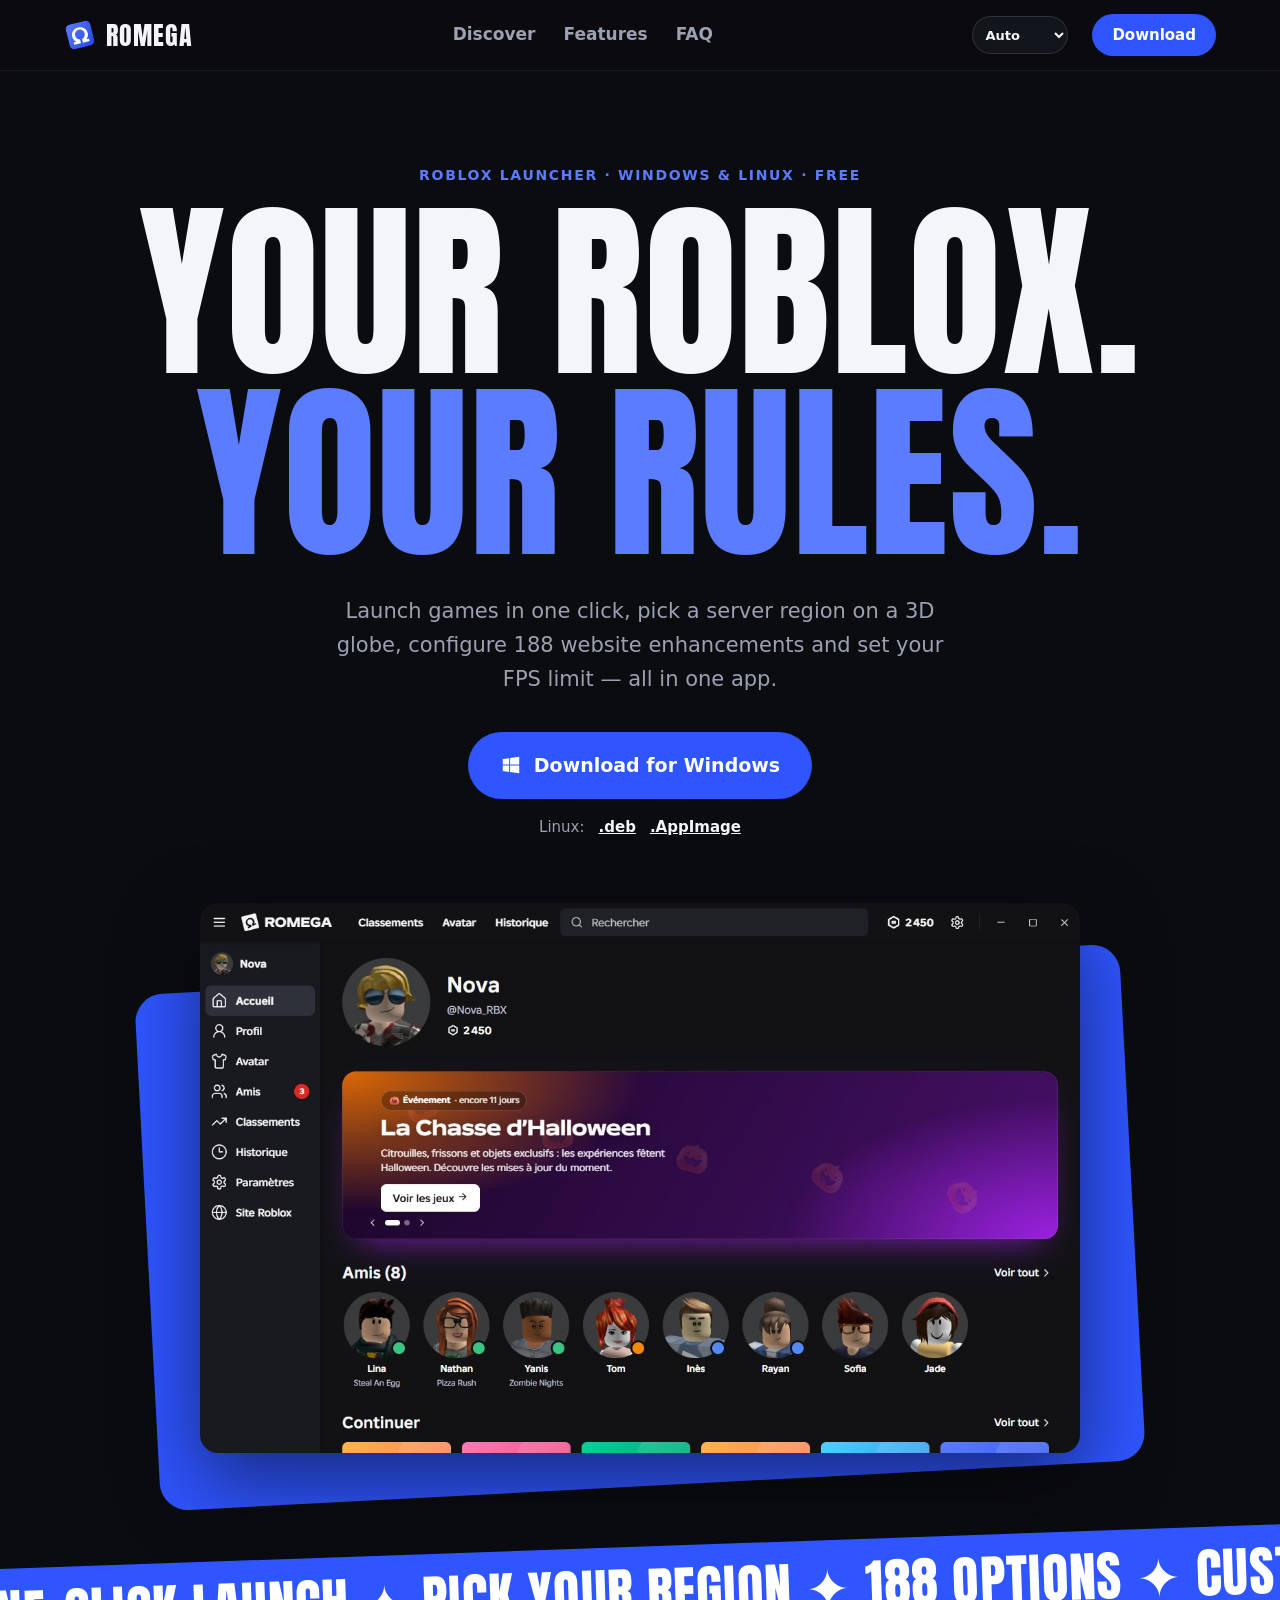
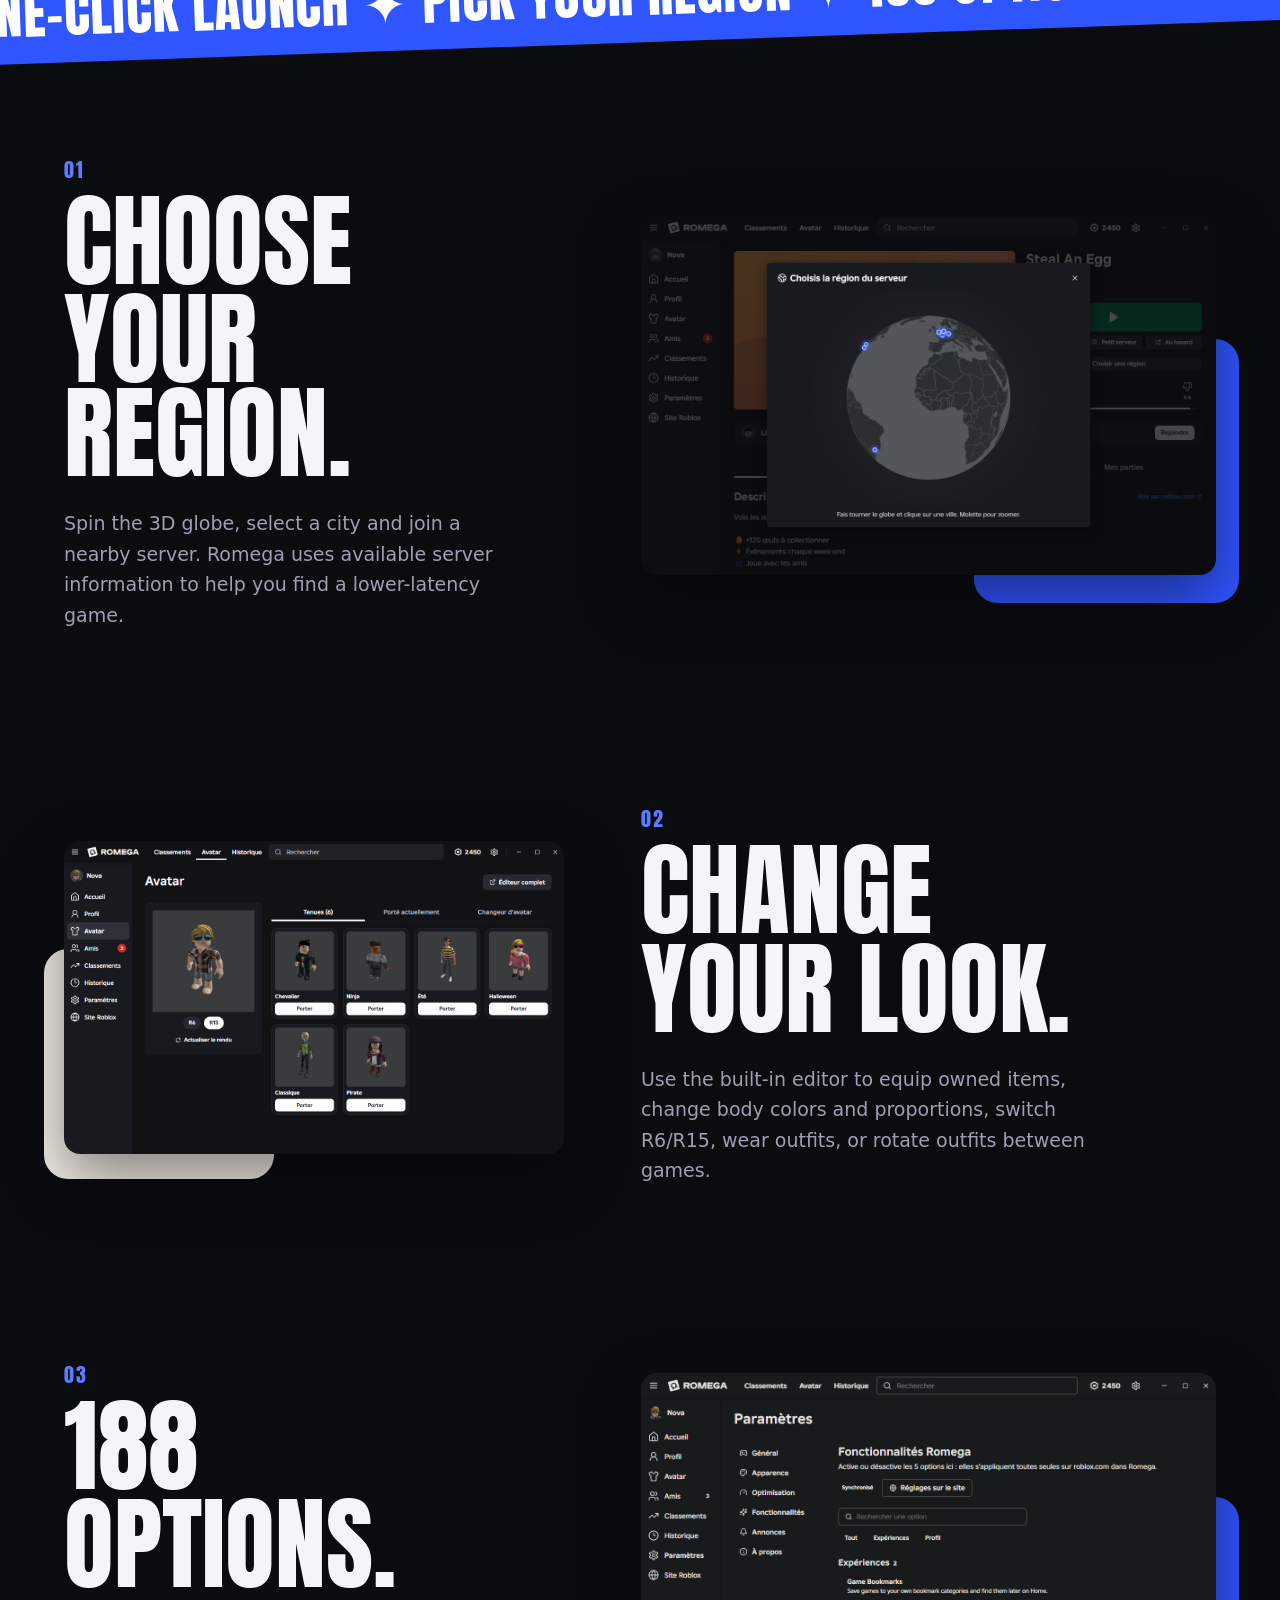
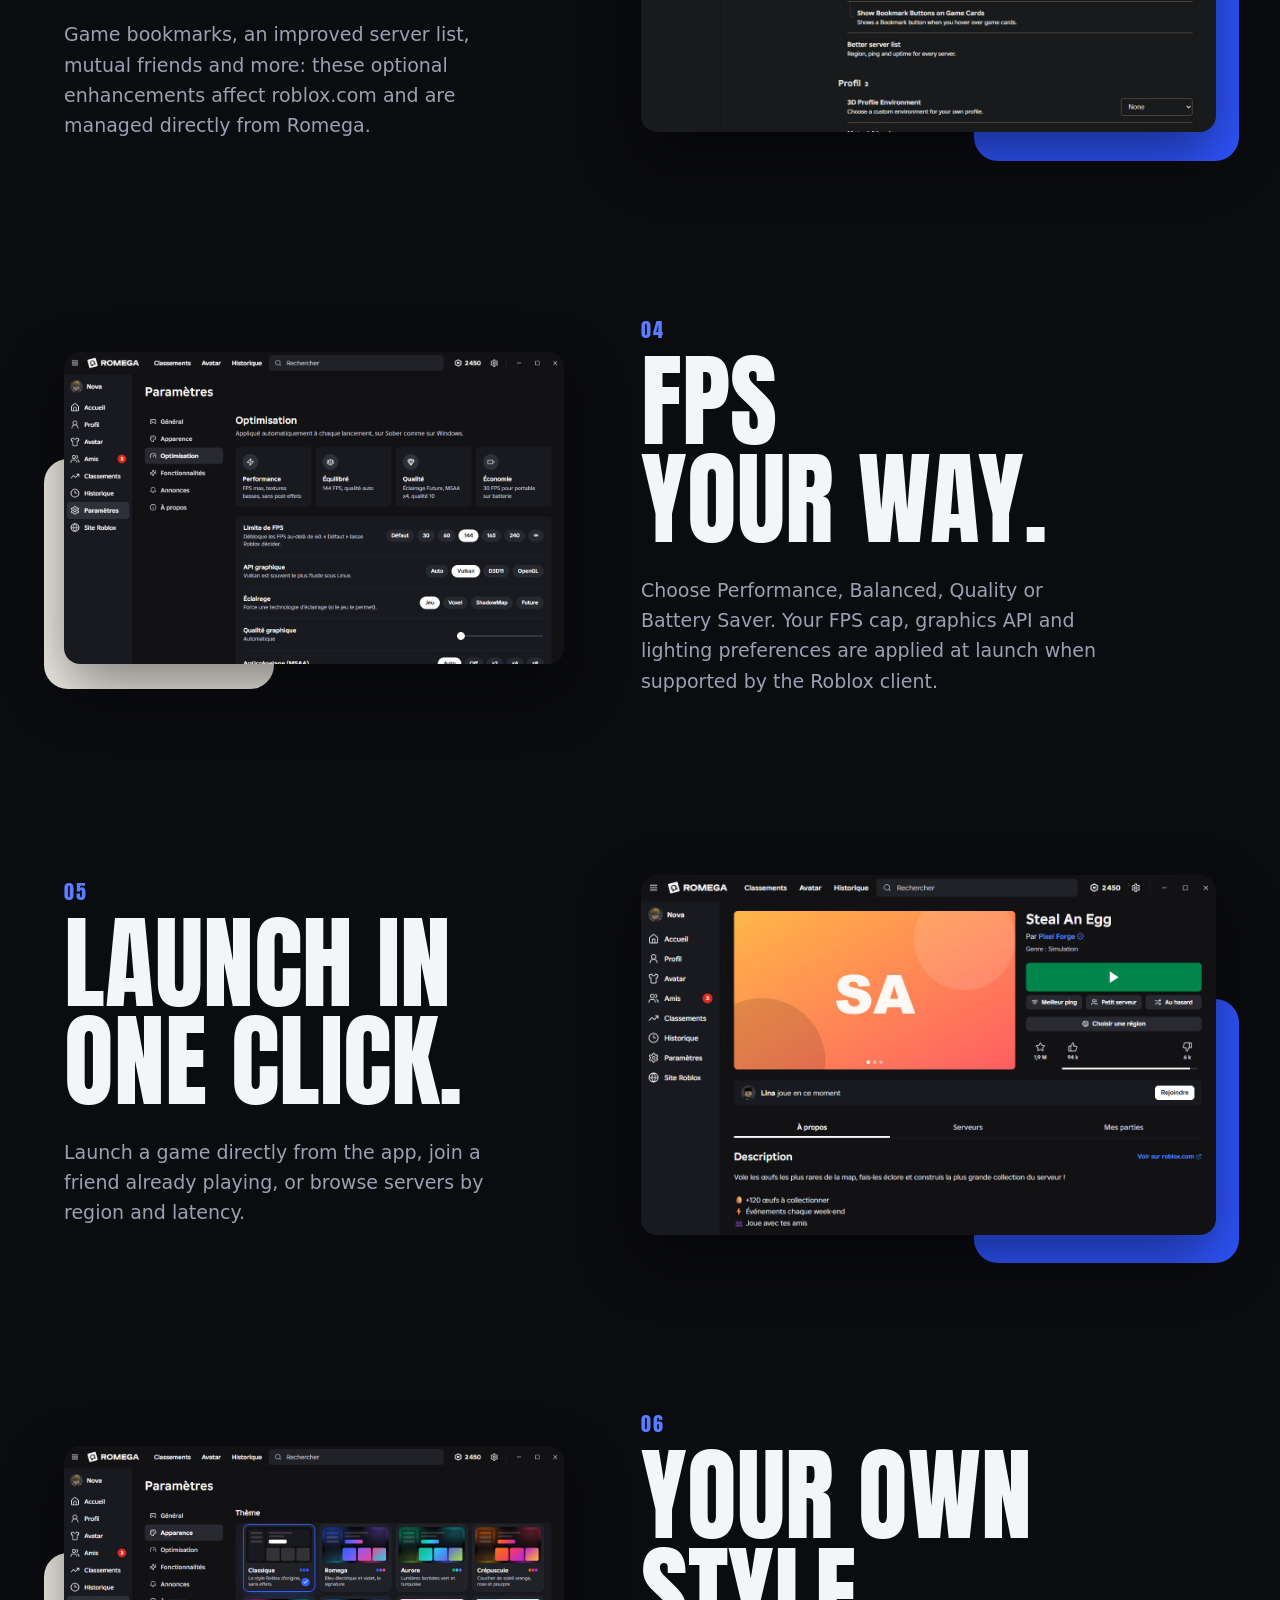
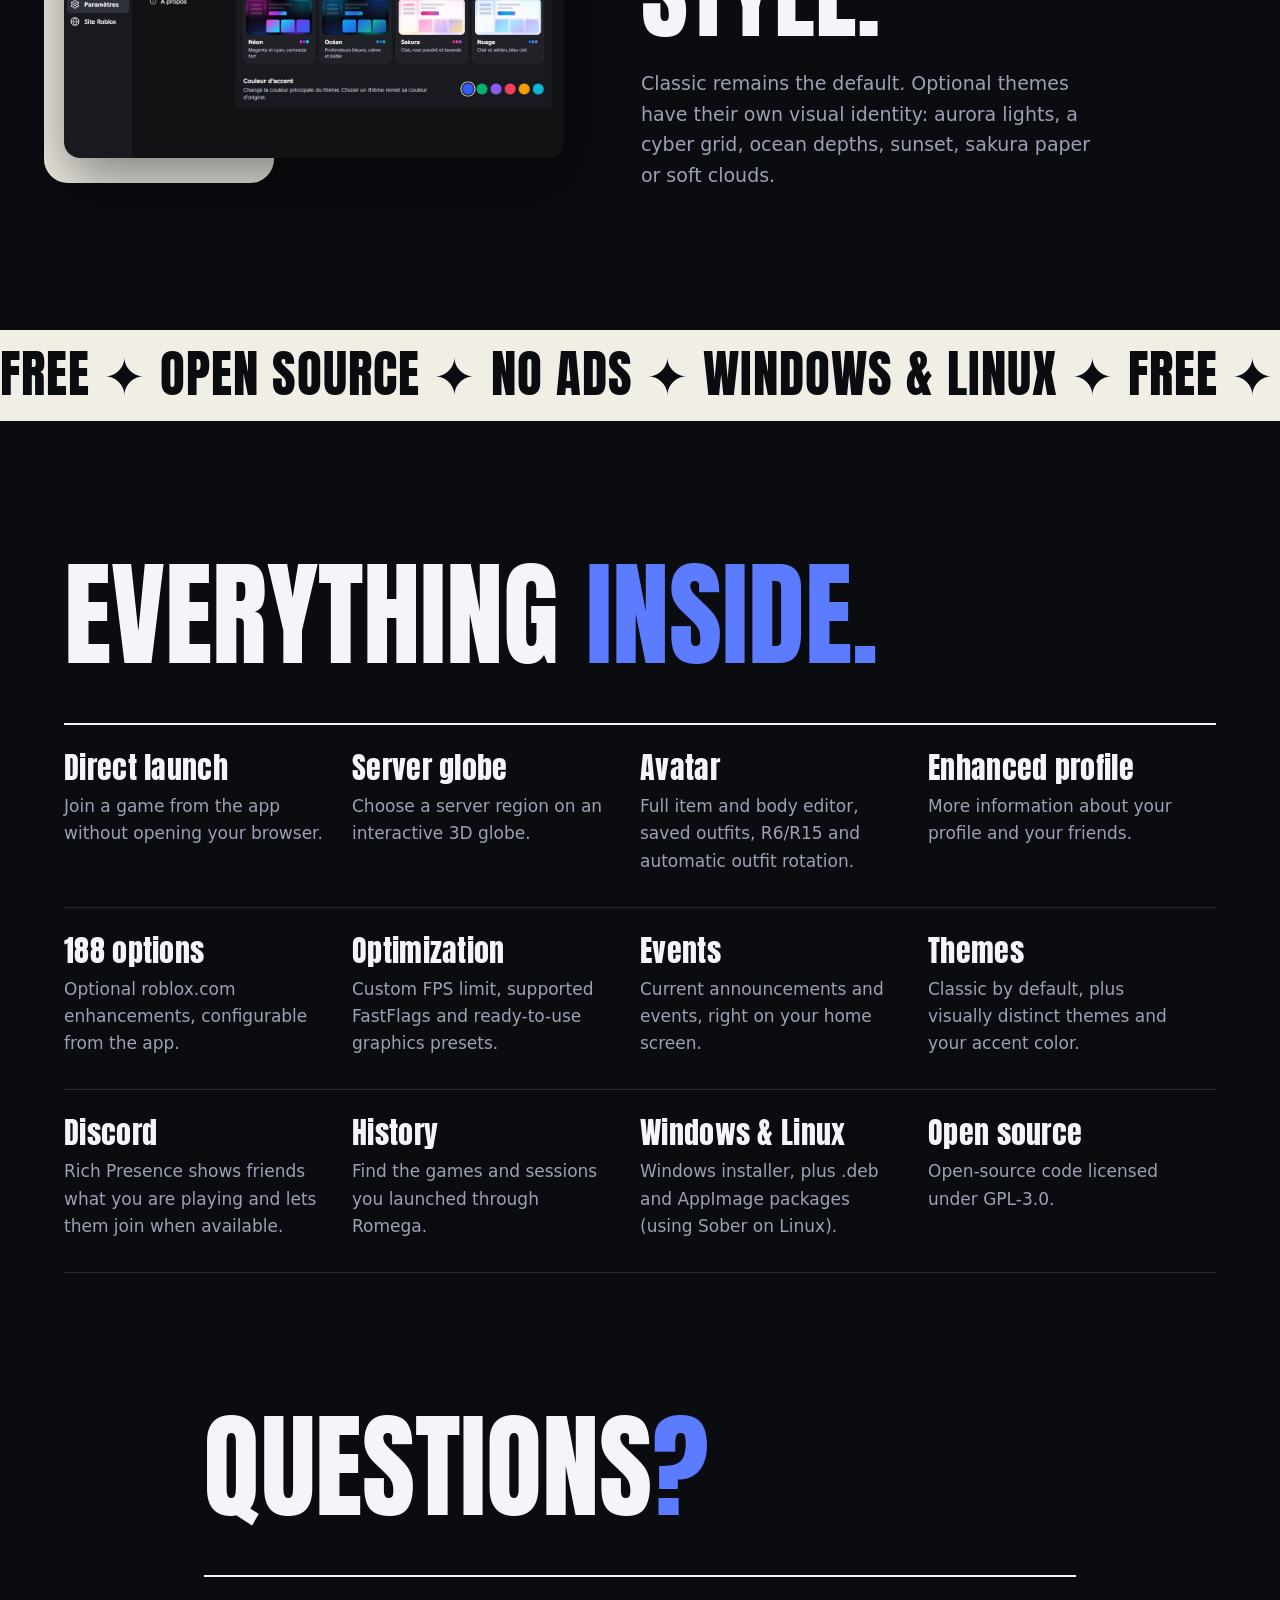
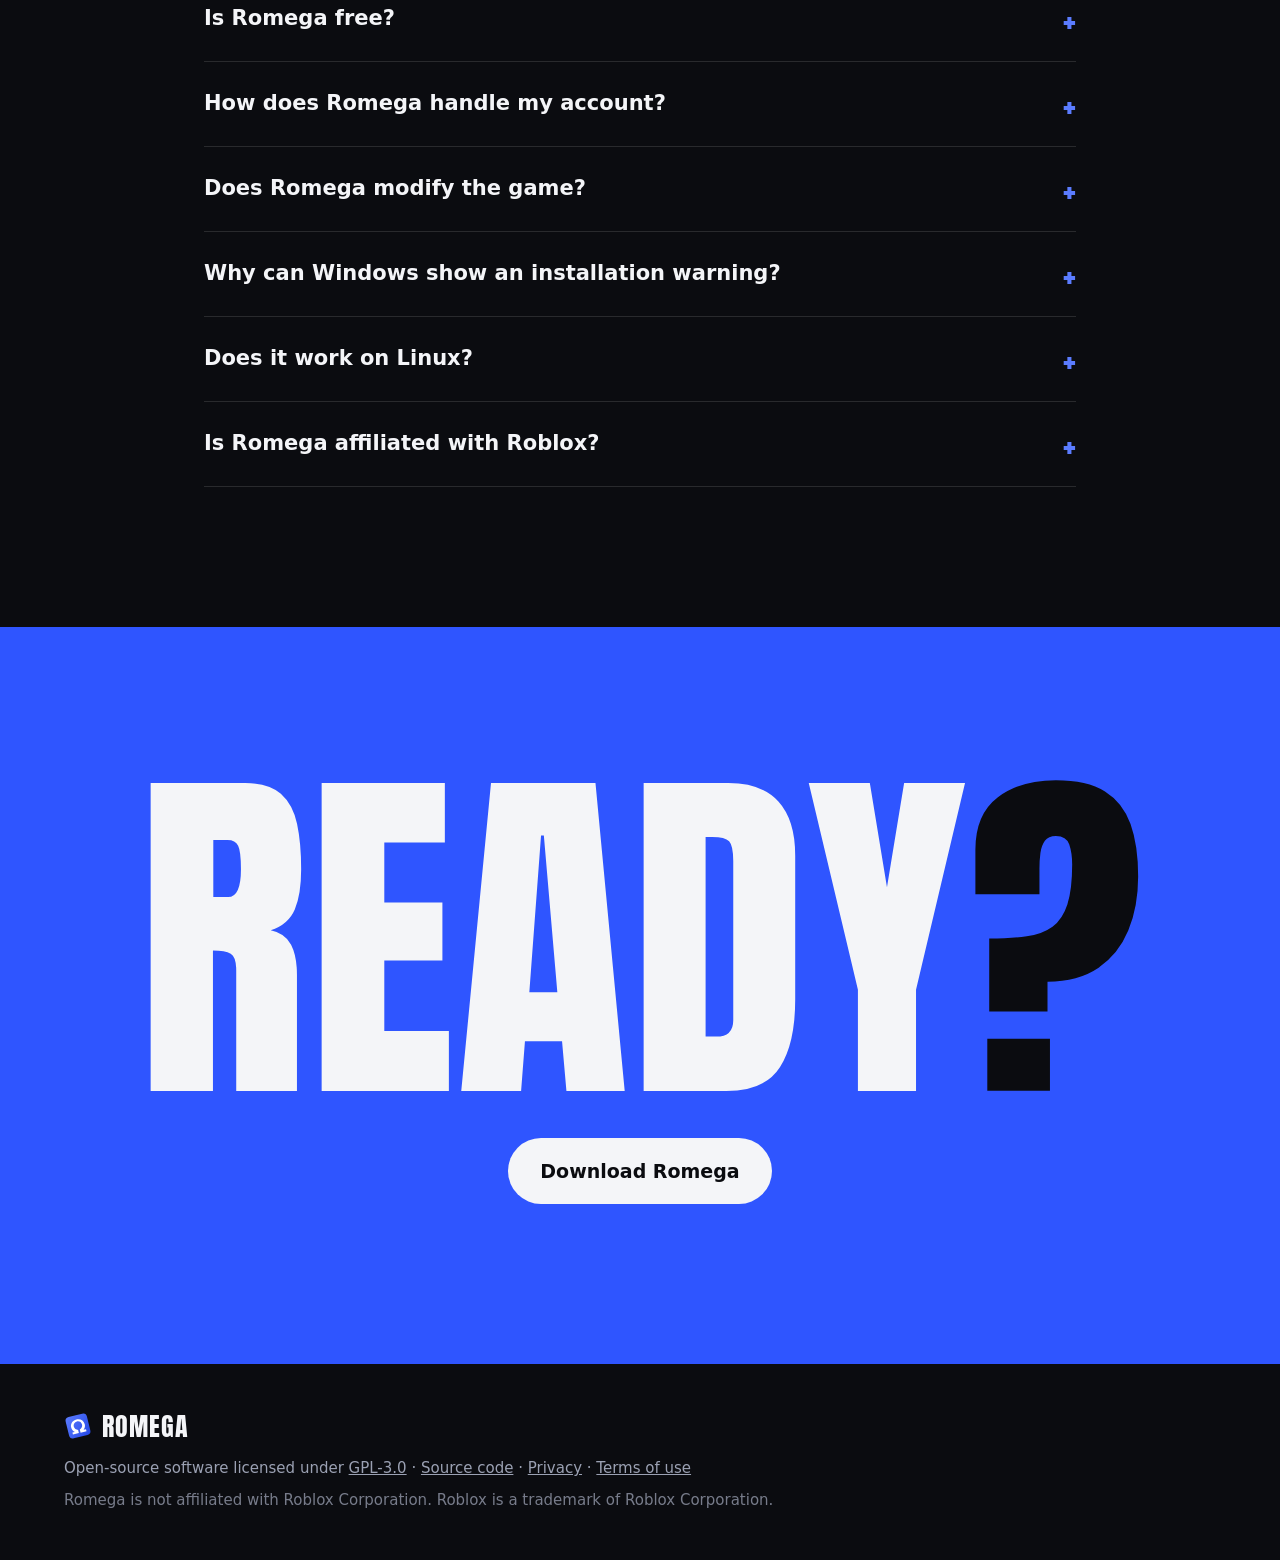
<file: website/index.html>
<!doctype html>
<html lang="fr">
<head>
  <meta charset="utf-8">
  <meta name="viewport" content="width=device-width, initial-scale=1">
  <title>Romega — le launcher Roblox qui va plus loin</title>
  <meta name="description" content="Romega est un launcher Roblox gratuit et libre pour Windows et Linux : lancement direct, choix de la région du serveur sur un globe 3D, avatar, 188 options, FPS illimités, thèmes et Discord Rich Presence.">
  <meta name="theme-color" content="#0B0C10">
  <meta property="og:title" content="Romega — le launcher Roblox qui va plus loin">
  <meta property="og:description" content="Lancement direct, globe des serveurs, 188 options, FPS illimités. Gratuit et libre.">
  <meta property="og:image" content="assets/accueil.jpg">
  <link rel="icon" href="assets/logo.svg" type="image/svg+xml">
  <link rel="icon" href="assets/favicon.png" type="image/png">
  <link rel="preload" href="fonts/anton.woff2" as="font" type="font/woff2" crossorigin>
  <link rel="stylesheet" href="style.css">
</head>
<body>
  <a class="skip" href="#main">Aller au contenu</a>

  <header class="top">
    <a class="brand" href="#" aria-label="Romega, accueil">
      <img src="assets/logo.svg" alt="" width="32" height="32">
      <span>ROMEGA</span>
    </a>
    <nav class="nav" aria-label="Navigation principale">
      <a href="#showcase">Découvrir</a>
      <a href="#fonctionnalites">Fonctionnalités</a>
      <a href="#faq">FAQ</a>
    </nav>
    <a class="btn btn-sm" data-dl="windows" href="#telecharger">Télécharger</a>
  </header>

  <main id="main">
    <!-- HERO -->
    <section class="hero">
      <p class="kicker reveal">Launcher Roblox · Windows &amp; Linux · Gratuit</p>
      <h1 class="hero-title" aria-label="Ton Roblox. Tes règles.">
        <span class="line"><span>TON ROBLOX.</span></span>
        <span class="line"><span class="accent">TES RÈGLES.</span></span>
      </h1>
      <p class="lead reveal">Lance tes jeux en un clic, choisis ton serveur sur un globe, règle 188 options et débloque tes FPS. Tout dans une seule app.</p>
      <div class="cta reveal" id="telecharger">
        <a class="btn btn-lg" data-dl="windows" href="#">
          <svg viewBox="0 0 24 24" aria-hidden="true"><path d="M3 5.5 10 4.5v7H3zM11 4.4 21 3v8.5H11zM3 12.5h7v7L3 18.5zM11 12.5h10V21l-10-1.4z"/></svg>
          Télécharger pour Windows
        </a>
        <div class="alt-dl">
          <span>Linux :</span>
          <a data-dl="deb" href="#">.deb</a>
          <a data-dl="appimage" href="#">.AppImage</a>
        </div>
      </div>
      <figure class="hero-shot reveal">
        <img src="assets/accueil.jpg" alt="Accueil de Romega : profil, événement d’Halloween et amis en ligne" width="1280" height="800">
      </figure>
    </section>

    <!-- BANDEAU -->
    <div class="marquee marquee-blue" aria-hidden="true">
      <div class="track">
        <span>JOUE EN UN CLIC ✦ CHOISIS TA RÉGION ✦ 188 OPTIONS ✦ FPS DÉBLOQUÉS ✦ CHANGE DE TENUE ✦&nbsp;</span>
        <span>JOUE EN UN CLIC ✦ CHOISIS TA RÉGION ✦ 188 OPTIONS ✦ FPS DÉBLOQUÉS ✦ CHANGE DE TENUE ✦&nbsp;</span>
      </div>
    </div>

    <!-- SHOWCASES -->
    <section id="showcase" class="showcases" aria-label="Découvrir Romega">
      <article class="show">
        <div class="show-text">
          <span class="num">01</span>
          <h2 class="big"><span class="line"><span>CHOISIS</span></span><span class="line"><span>TA RÉGION.</span></span></h2>
          <p>Fais tourner le globe 3D, clique sur une ville et rejoins un serveur proche de chez toi. Moins de ping, plus de parties.</p>
        </div>
        <figure class="show-img"><img src="assets/globe.jpg" alt="Globe 3D de sélection de la région du serveur" loading="lazy" width="1280" height="800"></figure>
      </article>

      <article class="show flip">
        <div class="show-text">
          <span class="num">02</span>
          <h2 class="big"><span class="line"><span>CHANGE</span></span><span class="line"><span>DE TÊTE.</span></span></h2>
          <p>Équipe les objets de ton inventaire, change les couleurs et les proportions du corps, passe de R6 à R15 ou alterne tes tenues : l’éditeur complet est intégré à Romega.</p>
        </div>
        <figure class="show-img"><img src="assets/avatar.jpg" alt="Page Avatar avec le rendu du personnage et les tenues enregistrées" loading="lazy" width="1280" height="800"></figure>
      </article>

      <article class="show">
        <div class="show-text">
          <span class="num">03</span>
          <h2 class="big"><span class="line"><span>188</span></span><span class="line"><span>OPTIONS.</span></span></h2>
          <p>Favoris de jeux, meilleure liste de serveurs, amis en commun… Active ce que tu veux pour roblox.com, directement depuis l’app.</p>
        </div>
        <figure class="show-img"><img src="assets/fonctionnalites.jpg" alt="Page Fonctionnalités avec des interrupteurs par option" loading="lazy" width="1280" height="800"></figure>
      </article>

      <article class="show flip">
        <div class="show-text">
          <span class="num">04</span>
          <h2 class="big"><span class="line"><span>FPS</span></span><span class="line"><span>SANS LIMITE.</span></span></h2>
          <p>Profils Performance, Équilibré, Qualité ou Économie. Limite de FPS, API graphique, éclairage : appliqué à chaque lancement.</p>
        </div>
        <figure class="show-img"><img src="assets/optimisation.jpg" alt="Page Optimisation avec la limite de FPS réglée à 144" loading="lazy" width="1280" height="800"></figure>
      </article>

      <article class="show">
        <div class="show-text">
          <span class="num">05</span>
          <h2 class="big"><span class="line"><span>JOUE EN</span></span><span class="line"><span>UN CLIC.</span></span></h2>
          <p>Lance un jeu directement depuis l’app, rejoins un ami en cours de partie ou vise le meilleur ping.</p>
        </div>
        <figure class="show-img"><img src="assets/jeu.jpg" alt="Page d’un jeu avec le bouton Jouer, les options de serveur et un ami en partie" loading="lazy" width="1280" height="800"></figure>
      </article>

      <article class="show flip">
        <div class="show-text">
          <span class="num">06</span>
          <h2 class="big"><span class="line"><span>À TON</span></span><span class="line"><span>STYLE.</span></span></h2>
          <p>Classique reste le thème par défaut. Les autres ont chacun leur identité : aurore, grille cyber, profondeurs marines, coucher de soleil, papier Sakura ou nuages légers.</p>
        </div>
        <figure class="show-img"><img src="assets/themes.jpg" alt="Choix du thème : Classique, Romega, Aurore, Néon…" loading="lazy" width="1280" height="800"></figure>
      </article>
    </section>

    <div class="marquee marquee-light" aria-hidden="true">
      <div class="track reverse">
        <span>GRATUIT ✦ OPEN SOURCE ✦ SANS PUB ✦ WINDOWS &amp; LINUX ✦&nbsp;</span>
        <span>GRATUIT ✦ OPEN SOURCE ✦ SANS PUB ✦ WINDOWS &amp; LINUX ✦&nbsp;</span>
      </div>
    </div>

    <!-- LISTE -->
    <section id="fonctionnalites" class="features">
      <h2 class="section-title reveal">TOUT CE QU’IL Y A <span class="accent">DEDANS.</span></h2>
      <ul class="feature-list">
        <li class="reveal"><h3>Lancement direct</h3><p>Rejoins un jeu depuis l’app, sans passer par le navigateur.</p></li>
        <li class="reveal"><h3>Globe des serveurs</h3><p>Choisis la région de ton serveur sur un globe 3D interactif.</p></li>
        <li class="reveal"><h3>Avatar</h3><p>Éditeur d’objets et de corps, tenues, R6/R15 et rotation automatique.</p></li>
        <li class="reveal"><h3>Profil enrichi</h3><p>Plus d’infos sur ton profil et celui de tes amis.</p></li>
        <li class="reveal"><h3>188 options</h3><p>Des améliorations optionnelles pour roblox.com, réglables depuis l’app.</p></li>
        <li class="reveal"><h3>Optimisation</h3><p>Limite de FPS, FastFlags compatibles et profils graphiques prêts à l’emploi.</p></li>
        <li class="reveal"><h3>Événements</h3><p>Les annonces et événements du moment, dès l’accueil.</p></li>
        <li class="reveal"><h3>Thèmes</h3><p>Classique par défaut et des thèmes aux identités visuelles vraiment différentes.</p></li>
        <li class="reveal"><h3>Discord</h3><p>Rich Presence : tes amis voient à quoi tu joues et te rejoignent.</p></li>
        <li class="reveal"><h3>Historique</h3><p>Retrouve tous les jeux auxquels tu as joué.</p></li>
        <li class="reveal"><h3>Windows &amp; Linux</h3><p>Installateur Windows, paquets .deb et AppImage (via Sober).</p></li>
        <li class="reveal"><h3>Libre</h3><p>Code source ouvert sous licence GPL-3.0.</p></li>
      </ul>
    </section>

    <!-- FAQ -->
    <section id="faq" class="faq">
      <h2 class="section-title reveal">QUESTIONS<span class="accent">?</span></h2>
      <div class="faq-list">
        <details>
          <summary>Romega est-il gratuit ?</summary>
          <p>Oui, totalement. Romega est un logiciel libre sous licence GPL-3.0 : pas de pub, pas d’abonnement, pas de tracking.</p>
        </details>
        <details>
          <summary>Est-ce que mon compte est en sécurité ?</summary>
          <p>Tu te connectes sur la page officielle de roblox.com, dans une fenêtre de l’application. Ton mot de passe est saisi directement chez Roblox.</p>
        </details>
        <details>
          <summary>Romega modifie-t-il le jeu ?</summary>
          <p>Non. Romega lance le client Roblox officiel et applique uniquement des réglages de configuration (FPS, graphismes). Rien n’est injecté dans le jeu.</p>
        </details>
        <details>
          <summary>Windows affiche un avertissement à l’installation, c’est normal ?</summary>
          <p>Oui, Windows SmartScreen prévient pour les applications encore peu téléchargées. Clique sur « Informations complémentaires » puis « Exécuter quand même ».</p>
        </details>
        <details>
          <summary>Ça marche sous Linux ?</summary>
          <p>Oui. Installe le paquet .deb ou l’AppImage : Romega lance Roblox via Sober.</p>
        </details>
        <details>
          <summary>Romega est-il lié à Roblox ?</summary>
          <p>Non. Romega est un projet indépendant, il n’est ni affilié, ni approuvé par Roblox Corporation.</p>
        </details>
      </div>
    </section>

    <!-- CTA FINAL -->
    <section class="final">
      <h2 class="mega" aria-label="Prêt ?"><span class="line"><span>PRÊT<span class="accent">?</span></span></span></h2>
      <a class="btn btn-lg btn-invert reveal" data-dl="windows" href="#">Télécharger Romega</a>
    </section>
  </main>

  <footer class="foot">
    <div class="brand">
      <img src="assets/logo.svg" alt="" width="28" height="28">
      <span>ROMEGA</span>
    </div>
    <p>Logiciel libre sous licence <a href="https://www.gnu.org/licenses/gpl-3.0.fr.html">GPL-3.0</a> · <a data-dl="source" href="#">Code source</a> · <a href="confidentialite">Confidentialité</a> · <a href="conditions-utilisation">Conditions d’utilisation</a></p>
    <p class="muted">Romega n’est pas affilié à Roblox Corporation. Roblox est une marque de Roblox Corporation.</p>
  </footer>

  <script src="main.js"></script>
</body>
</html>
</file>
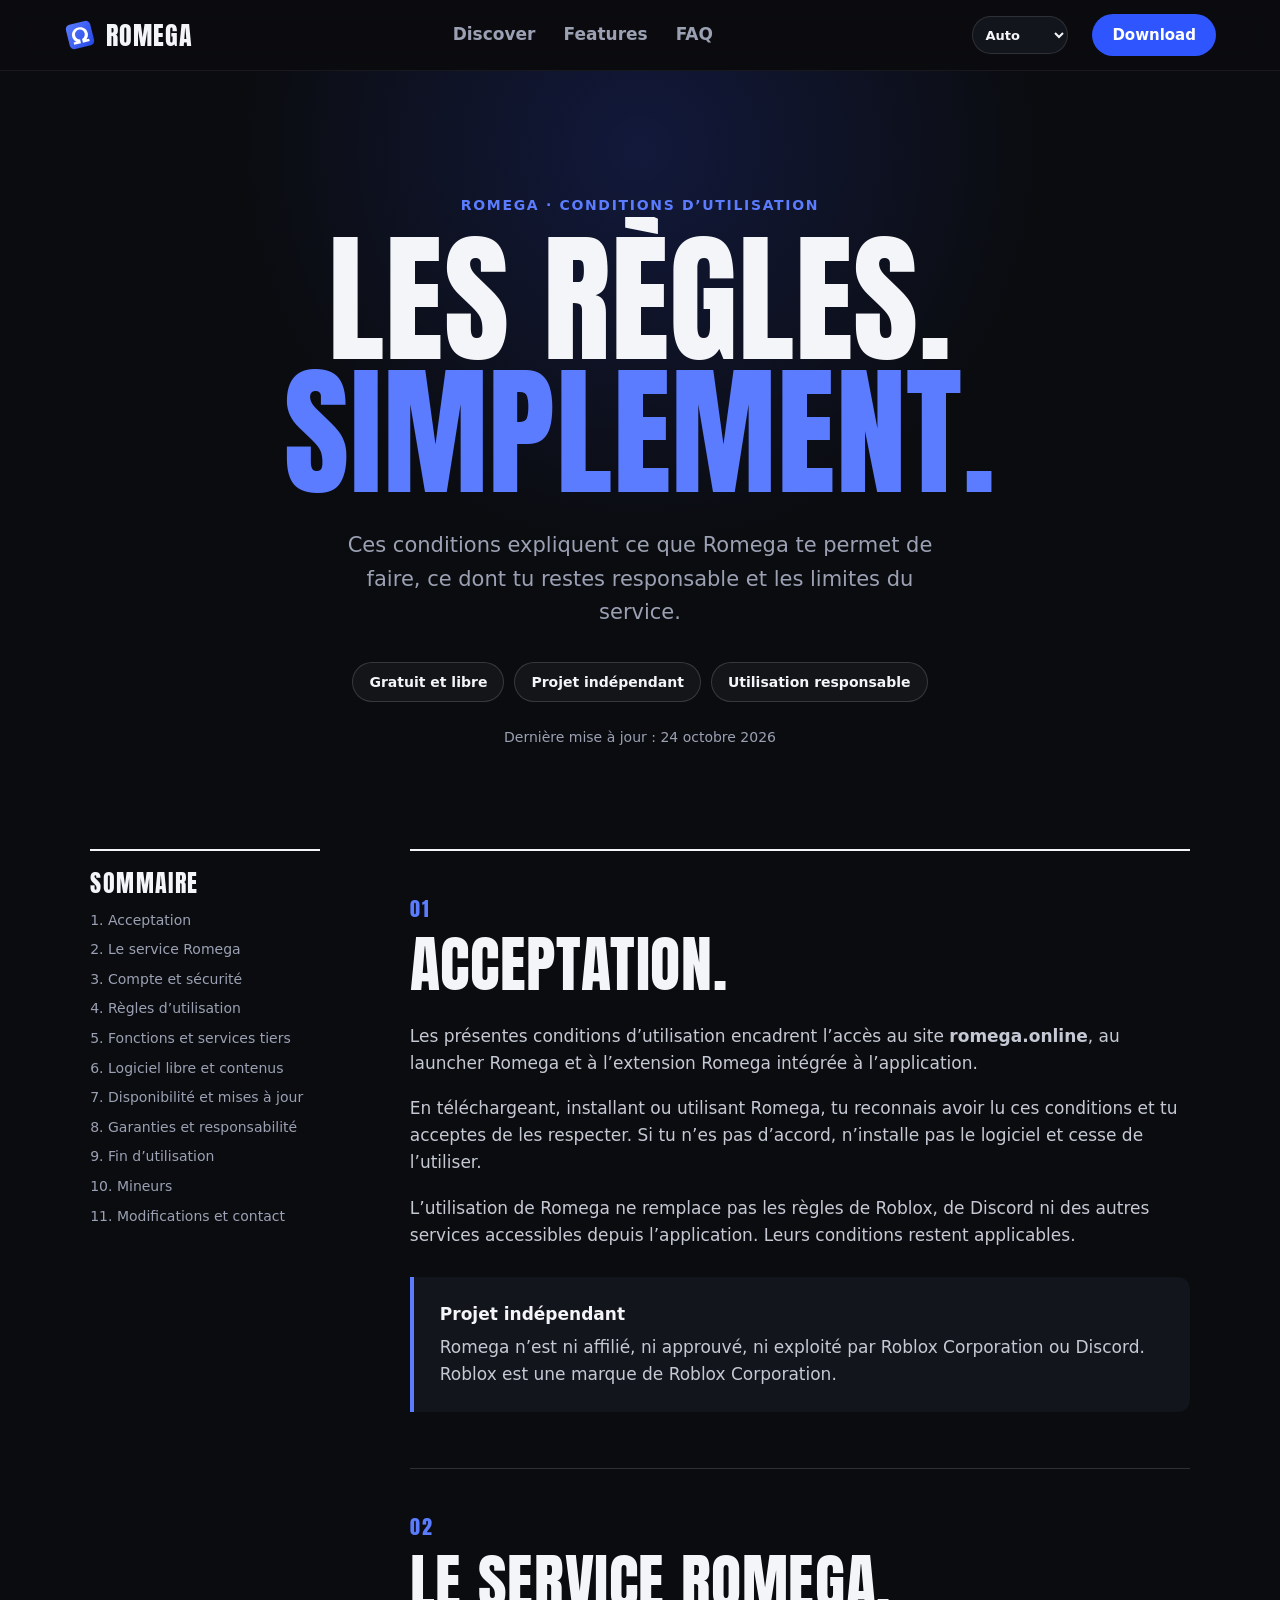
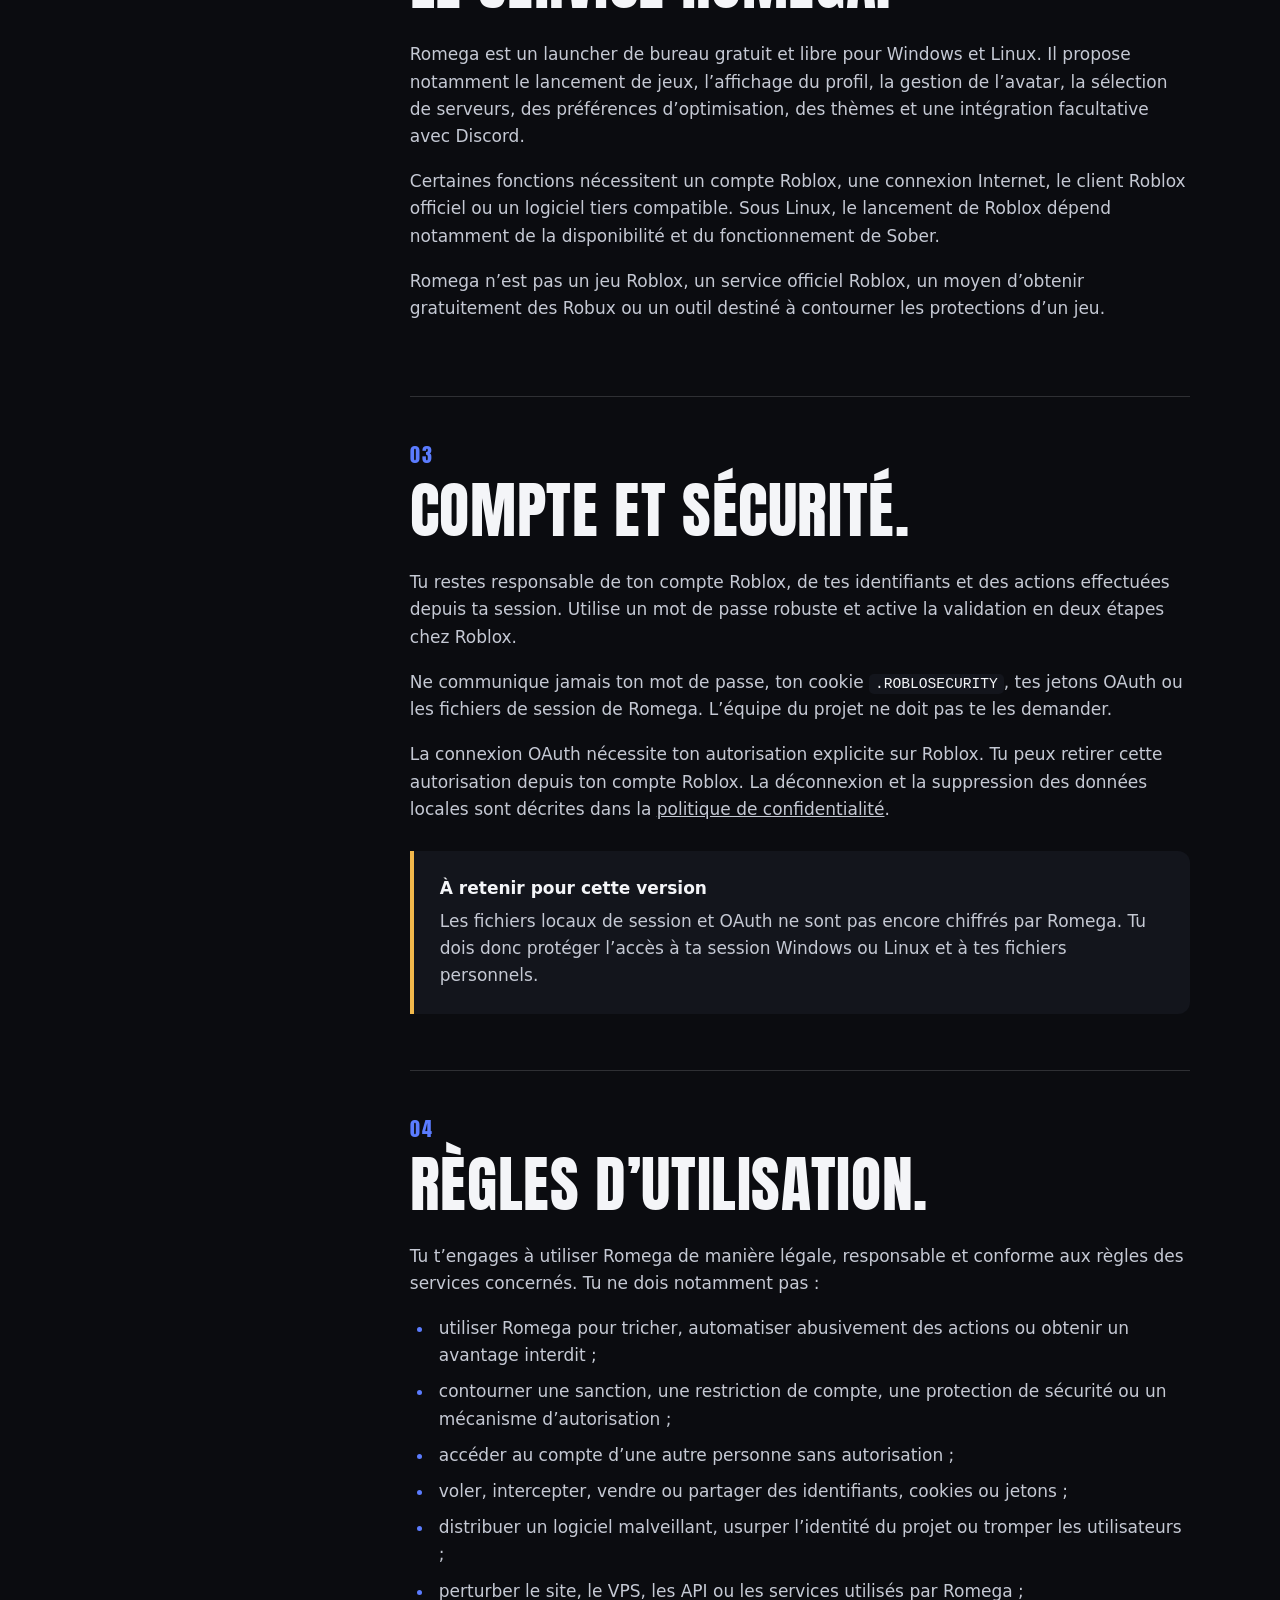
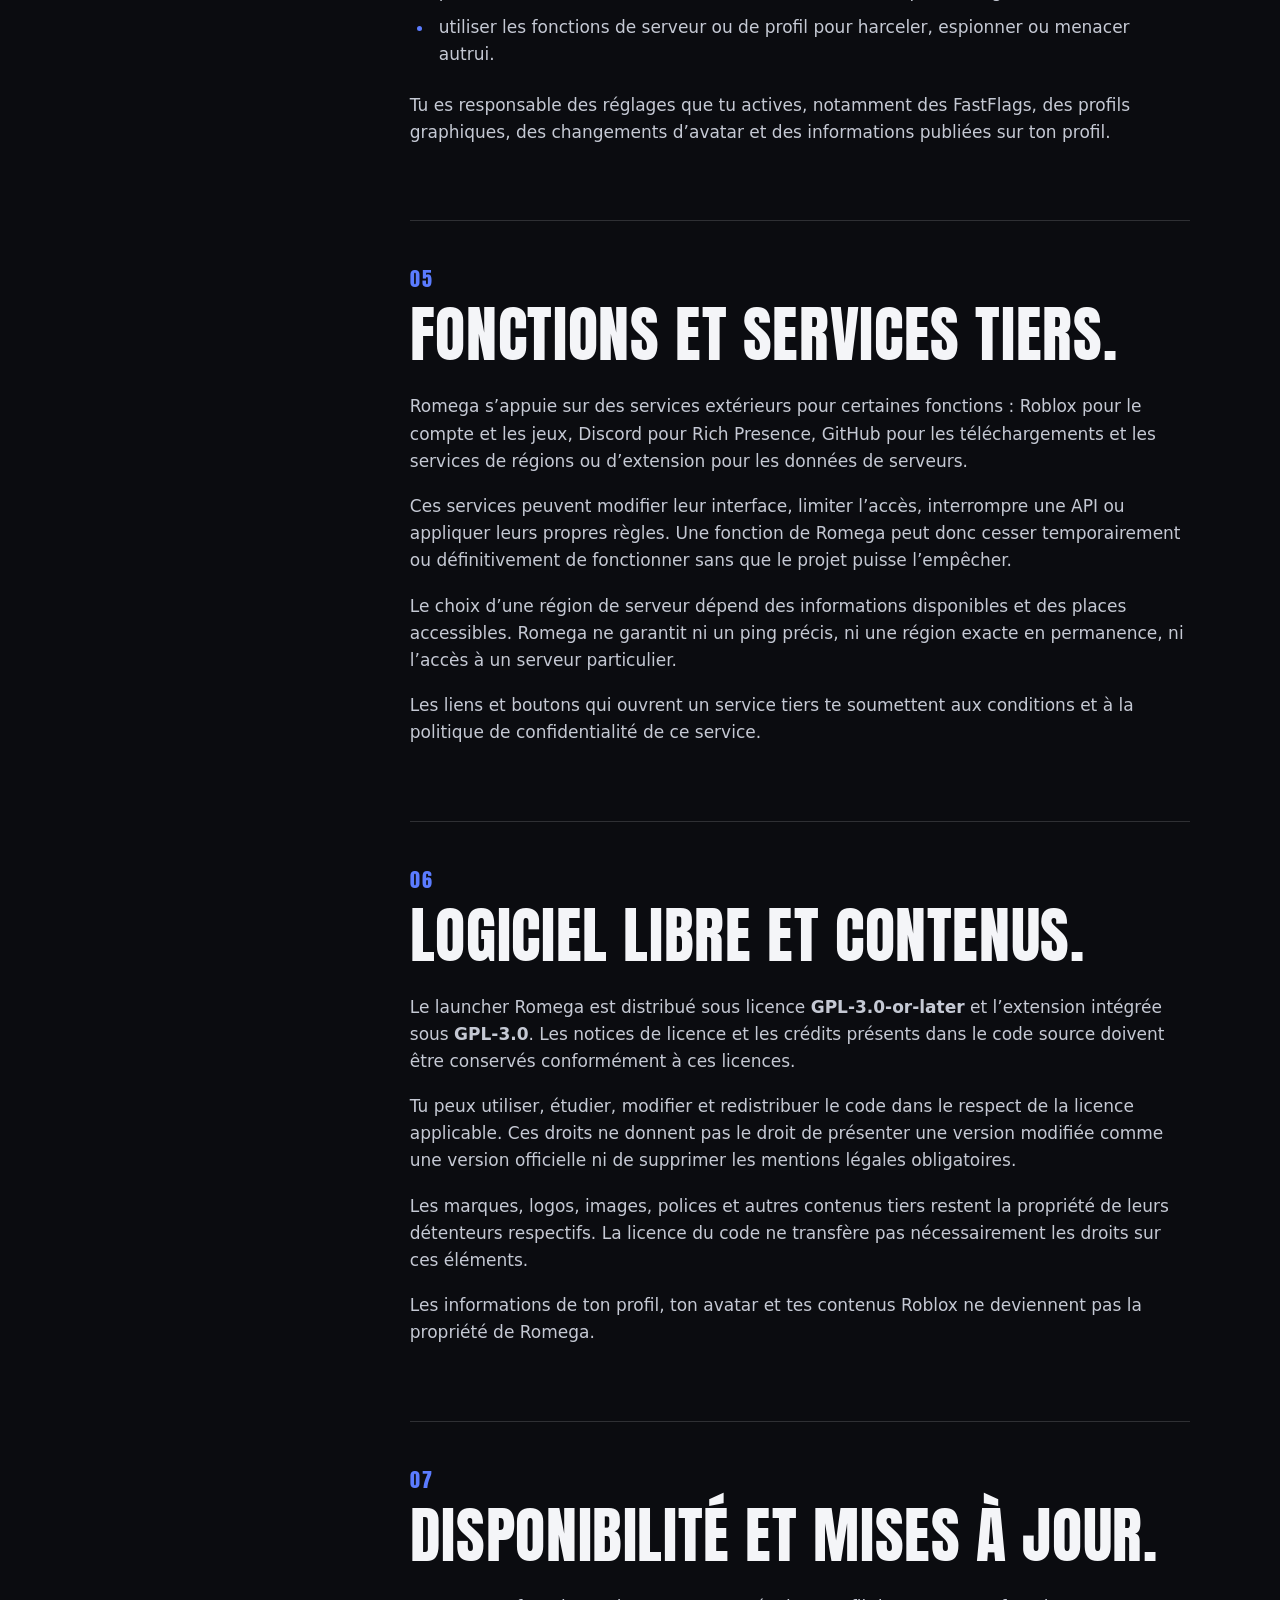
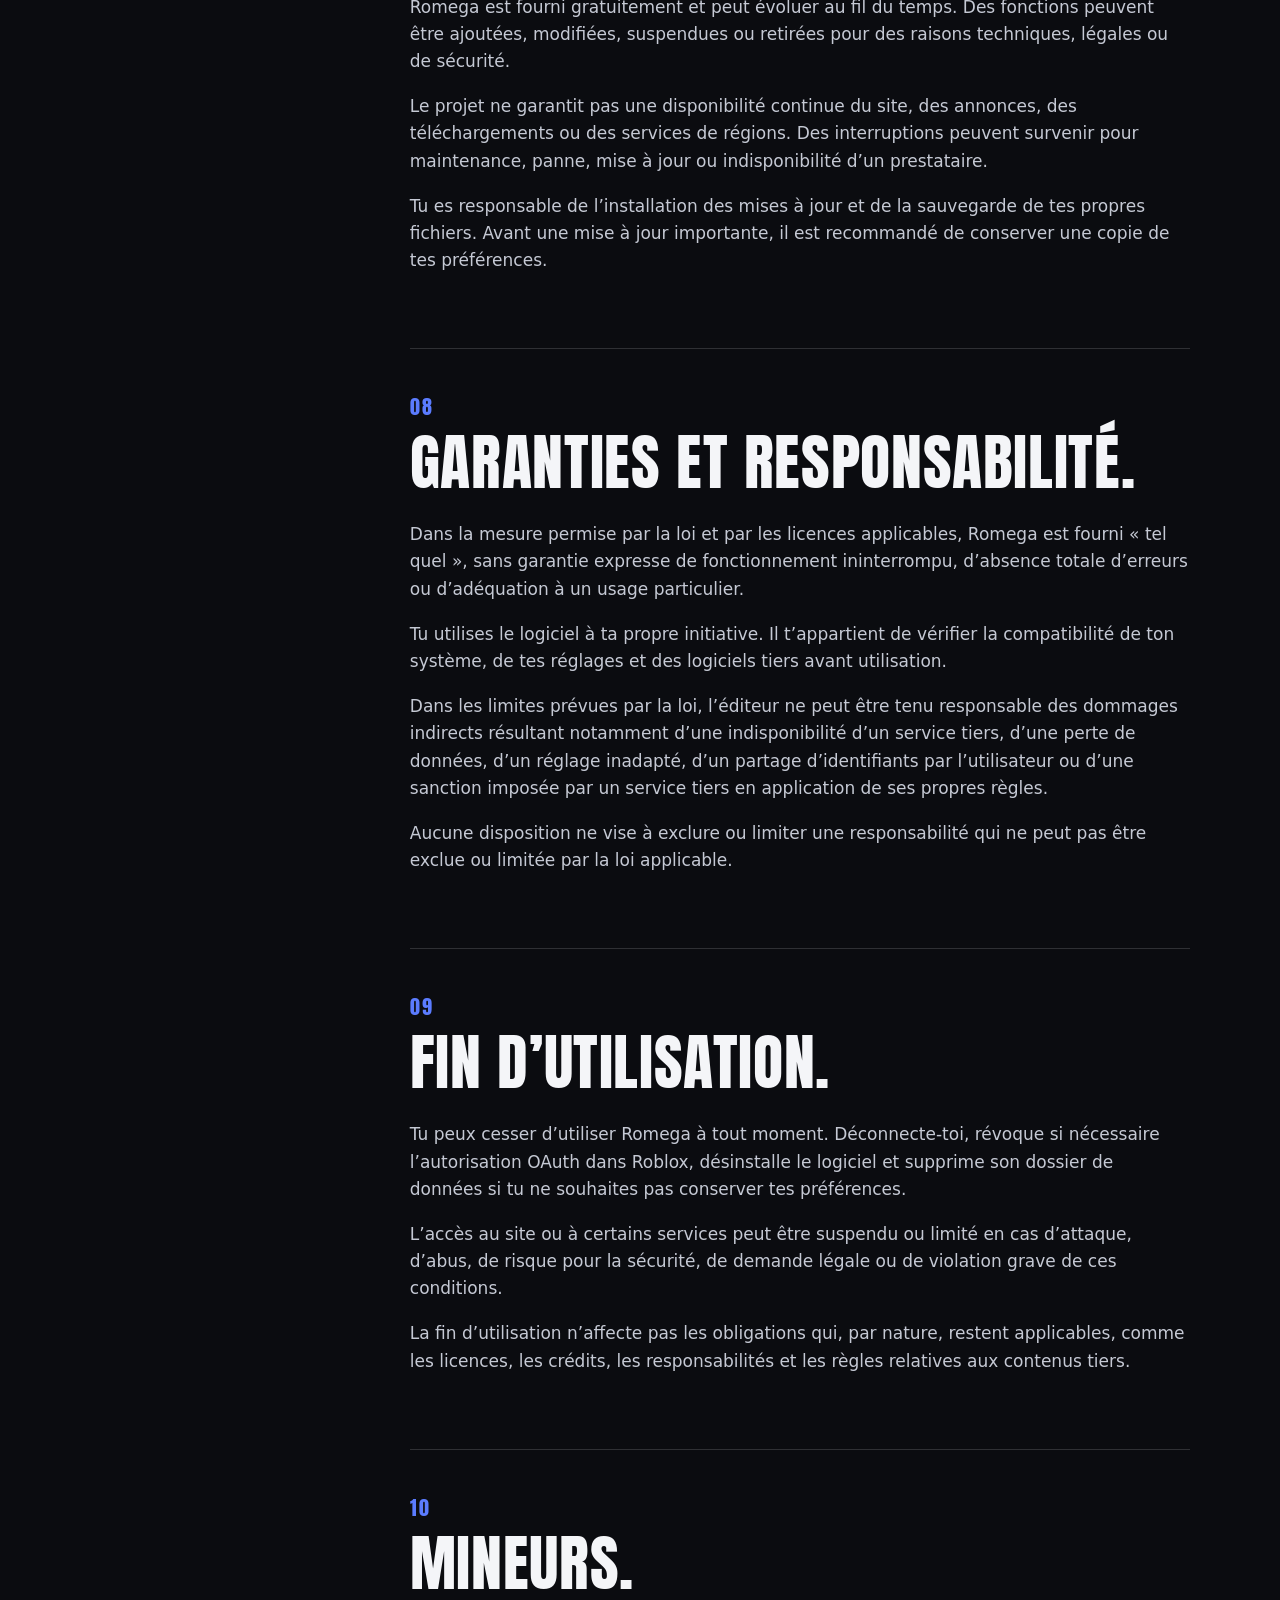
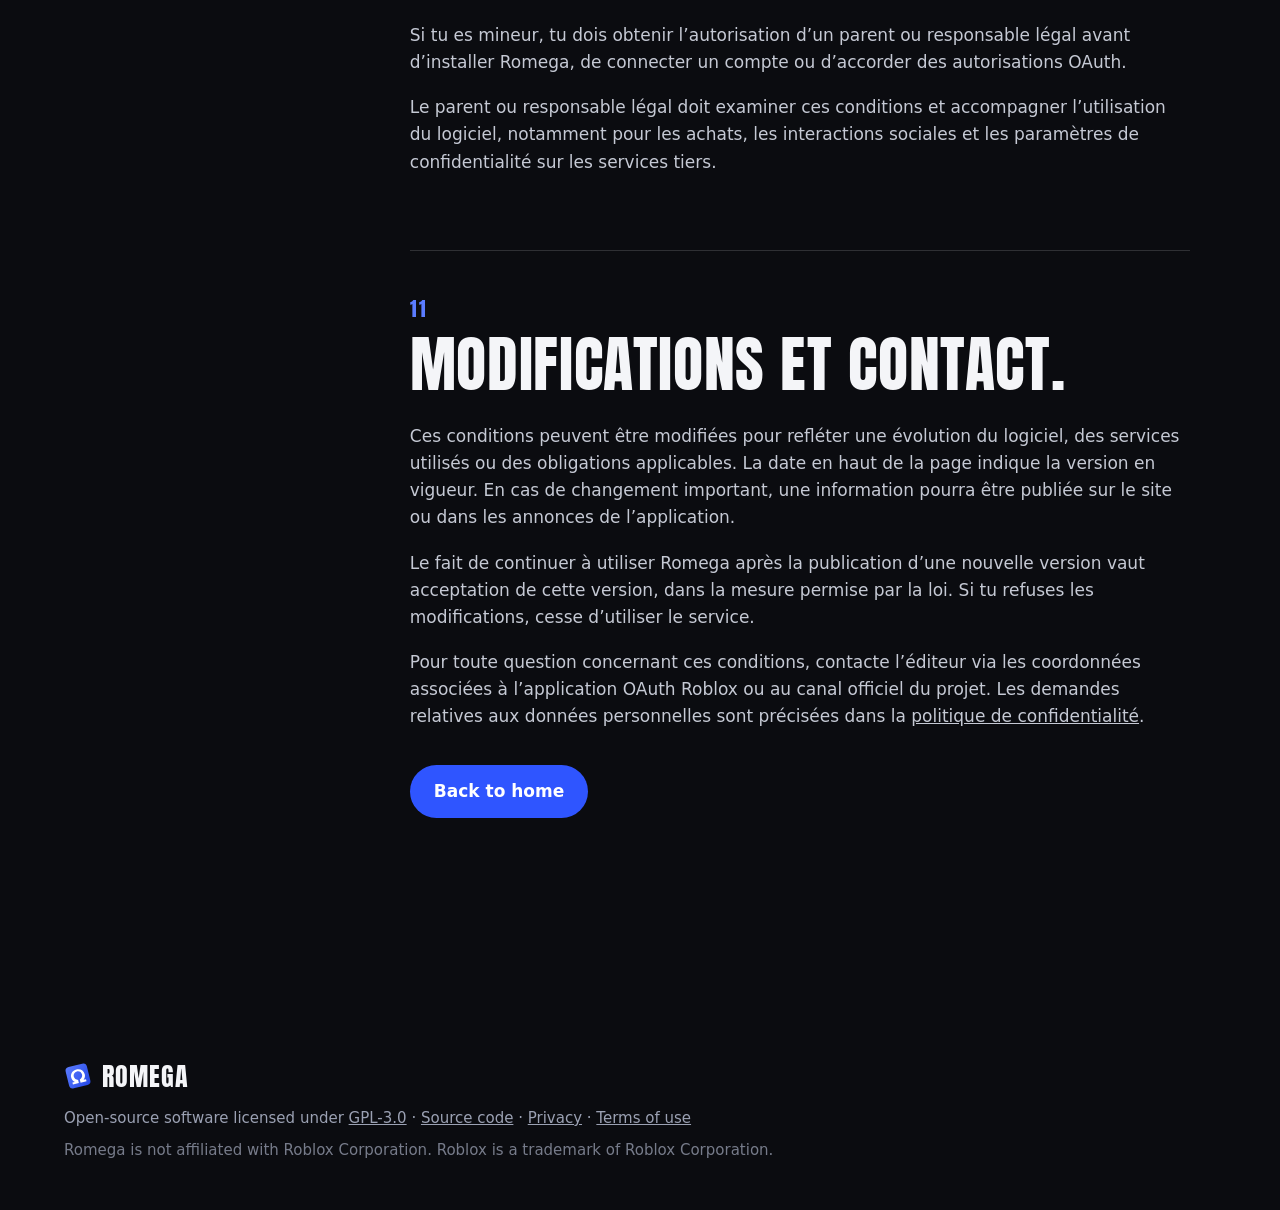
<file: website/conditions-utilisation.html>
<!doctype html>
<html lang="fr">
<head>
  <meta charset="utf-8">
  <meta name="viewport" content="width=device-width, initial-scale=1">
  <title>Conditions d’utilisation — Romega</title>
  <meta name="description" content="Conditions d’utilisation du launcher Romega : compte Roblox, règles d’usage, services tiers, logiciel libre, disponibilité et responsabilités.">
  <meta name="theme-color" content="#0B0C10">
  <meta name="robots" content="index,follow">
  <meta property="og:title" content="Conditions d’utilisation — Romega">
  <meta property="og:description" content="Les règles d’utilisation de Romega, expliquées simplement.">
  <link rel="canonical" href="https://romega.online/conditions-utilisation">
  <link rel="icon" href="assets/logo.svg" type="image/svg+xml">
  <link rel="icon" href="assets/favicon.png" type="image/png">
  <link rel="preload" href="fonts/anton.woff2" as="font" type="font/woff2" crossorigin>
  <link rel="stylesheet" href="style.css">
</head>
<body>
  <a class="skip" href="#main">Aller au contenu</a>

  <header class="top">
    <a class="brand" href="index.html" aria-label="Romega, accueil">
      <img src="assets/logo.svg" alt="" width="32" height="32">
      <span>ROMEGA</span>
    </a>
    <nav class="nav" aria-label="Navigation principale">
      <a href="index.html#showcase">Découvrir</a>
      <a href="index.html#fonctionnalites">Fonctionnalités</a>
      <a href="index.html#faq">FAQ</a>
    </nav>
    <a class="btn btn-sm" data-dl="windows" href="index.html#telecharger">Télécharger</a>
  </header>

  <main id="main" class="legal-main">
    <section class="legal-hero">
      <p class="kicker reveal">Romega · Conditions d’utilisation</p>
      <h1 class="hero-title legal-title" aria-label="Les règles. Simplement.">
        <span class="line"><span>LES RÈGLES.</span></span>
        <span class="line"><span class="accent">SIMPLEMENT.</span></span>
      </h1>
      <p class="lead reveal">Ces conditions expliquent ce que Romega te permet de faire, ce dont tu restes responsable et les limites du service.</p>
      <div class="legal-badges reveal" aria-label="Principes essentiels">
        <span>Gratuit et libre</span>
        <span>Projet indépendant</span>
        <span>Utilisation responsable</span>
      </div>
      <p class="legal-updated reveal">Dernière mise à jour : <time datetime="2026-10-24">24 octobre 2026</time></p>
    </section>

    <div class="legal-layout">
      <aside class="legal-toc" aria-label="Sommaire des conditions d’utilisation">
        <p class="legal-toc-title">SOMMAIRE</p>
        <nav>
          <a href="#acceptation">1. Acceptation</a>
          <a href="#service">2. Le service Romega</a>
          <a href="#compte">3. Compte et sécurité</a>
          <a href="#usage">4. Règles d’utilisation</a>
          <a href="#fonctions">5. Fonctions et services tiers</a>
          <a href="#licence">6. Logiciel libre et contenus</a>
          <a href="#disponibilite">7. Disponibilité et mises à jour</a>
          <a href="#garanties">8. Garanties et responsabilité</a>
          <a href="#resiliation">9. Fin d’utilisation</a>
          <a href="#mineurs">10. Mineurs</a>
          <a href="#contact">11. Modifications et contact</a>
        </nav>
      </aside>

      <article class="legal-content">
        <section id="acceptation" class="legal-section reveal">
          <span class="num">01</span>
          <h2>ACCEPTATION.</h2>
          <p>Les présentes conditions d’utilisation encadrent l’accès au site <strong>romega.online</strong>, au launcher Romega et à l’extension Romega intégrée à l’application.</p>
          <p>En téléchargeant, installant ou utilisant Romega, tu reconnais avoir lu ces conditions et tu acceptes de les respecter. Si tu n’es pas d’accord, n’installe pas le logiciel et cesse de l’utiliser.</p>
          <p>L’utilisation de Romega ne remplace pas les règles de Roblox, de Discord ni des autres services accessibles depuis l’application. Leurs conditions restent applicables.</p>
          <div class="legal-callout">
            <strong>Projet indépendant</strong>
            <p>Romega n’est ni affilié, ni approuvé, ni exploité par Roblox Corporation ou Discord. Roblox est une marque de Roblox Corporation.</p>
          </div>
        </section>

        <section id="service" class="legal-section reveal">
          <span class="num">02</span>
          <h2>LE SERVICE ROMEGA.</h2>
          <p>Romega est un launcher de bureau gratuit et libre pour Windows et Linux. Il propose notamment le lancement de jeux, l’affichage du profil, la gestion de l’avatar, la sélection de serveurs, des préférences d’optimisation, des thèmes et une intégration facultative avec Discord.</p>
          <p>Certaines fonctions nécessitent un compte Roblox, une connexion Internet, le client Roblox officiel ou un logiciel tiers compatible. Sous Linux, le lancement de Roblox dépend notamment de la disponibilité et du fonctionnement de Sober.</p>
          <p>Romega n’est pas un jeu Roblox, un service officiel Roblox, un moyen d’obtenir gratuitement des Robux ou un outil destiné à contourner les protections d’un jeu.</p>
        </section>

        <section id="compte" class="legal-section reveal">
          <span class="num">03</span>
          <h2>COMPTE ET SÉCURITÉ.</h2>
          <p>Tu restes responsable de ton compte Roblox, de tes identifiants et des actions effectuées depuis ta session. Utilise un mot de passe robuste et active la validation en deux étapes chez Roblox.</p>
          <p>Ne communique jamais ton mot de passe, ton cookie <code>.ROBLOSECURITY</code>, tes jetons OAuth ou les fichiers de session de Romega. L’équipe du projet ne doit pas te les demander.</p>
          <p>La connexion OAuth nécessite ton autorisation explicite sur Roblox. Tu peux retirer cette autorisation depuis ton compte Roblox. La déconnexion et la suppression des données locales sont décrites dans la <a href="confidentialite">politique de confidentialité</a>.</p>
          <div class="legal-callout legal-warning">
            <strong>À retenir pour cette version</strong>
            <p>Les fichiers locaux de session et OAuth ne sont pas encore chiffrés par Romega. Tu dois donc protéger l’accès à ta session Windows ou Linux et à tes fichiers personnels.</p>
          </div>
        </section>

        <section id="usage" class="legal-section reveal">
          <span class="num">04</span>
          <h2>RÈGLES D’UTILISATION.</h2>
          <p>Tu t’engages à utiliser Romega de manière légale, responsable et conforme aux règles des services concernés. Tu ne dois notamment pas :</p>
          <ul>
            <li>utiliser Romega pour tricher, automatiser abusivement des actions ou obtenir un avantage interdit ;</li>
            <li>contourner une sanction, une restriction de compte, une protection de sécurité ou un mécanisme d’autorisation ;</li>
            <li>accéder au compte d’une autre personne sans autorisation ;</li>
            <li>voler, intercepter, vendre ou partager des identifiants, cookies ou jetons ;</li>
            <li>distribuer un logiciel malveillant, usurper l’identité du projet ou tromper les utilisateurs ;</li>
            <li>perturber le site, le VPS, les API ou les services utilisés par Romega ;</li>
            <li>utiliser les fonctions de serveur ou de profil pour harceler, espionner ou menacer autrui.</li>
          </ul>
          <p>Tu es responsable des réglages que tu actives, notamment des FastFlags, des profils graphiques, des changements d’avatar et des informations publiées sur ton profil.</p>
        </section>

        <section id="fonctions" class="legal-section reveal">
          <span class="num">05</span>
          <h2>FONCTIONS ET SERVICES TIERS.</h2>
          <p>Romega s’appuie sur des services extérieurs pour certaines fonctions : Roblox pour le compte et les jeux, Discord pour Rich Presence, GitHub pour les téléchargements et les services de régions ou d’extension pour les données de serveurs.</p>
          <p>Ces services peuvent modifier leur interface, limiter l’accès, interrompre une API ou appliquer leurs propres règles. Une fonction de Romega peut donc cesser temporairement ou définitivement de fonctionner sans que le projet puisse l’empêcher.</p>
          <p>Le choix d’une région de serveur dépend des informations disponibles et des places accessibles. Romega ne garantit ni un ping précis, ni une région exacte en permanence, ni l’accès à un serveur particulier.</p>
          <p>Les liens et boutons qui ouvrent un service tiers te soumettent aux conditions et à la politique de confidentialité de ce service.</p>
        </section>

        <section id="licence" class="legal-section reveal">
          <span class="num">06</span>
          <h2>LOGICIEL LIBRE ET CONTENUS.</h2>
          <p>Le launcher Romega est distribué sous licence <strong>GPL-3.0-or-later</strong> et l’extension intégrée sous <strong>GPL-3.0</strong>. Les notices de licence et les crédits présents dans le code source doivent être conservés conformément à ces licences.</p>
          <p>Tu peux utiliser, étudier, modifier et redistribuer le code dans le respect de la licence applicable. Ces droits ne donnent pas le droit de présenter une version modifiée comme une version officielle ni de supprimer les mentions légales obligatoires.</p>
          <p>Les marques, logos, images, polices et autres contenus tiers restent la propriété de leurs détenteurs respectifs. La licence du code ne transfère pas nécessairement les droits sur ces éléments.</p>
          <p>Les informations de ton profil, ton avatar et tes contenus Roblox ne deviennent pas la propriété de Romega.</p>
        </section>

        <section id="disponibilite" class="legal-section reveal">
          <span class="num">07</span>
          <h2>DISPONIBILITÉ ET MISES À JOUR.</h2>
          <p>Romega est fourni gratuitement et peut évoluer au fil du temps. Des fonctions peuvent être ajoutées, modifiées, suspendues ou retirées pour des raisons techniques, légales ou de sécurité.</p>
          <p>Le projet ne garantit pas une disponibilité continue du site, des annonces, des téléchargements ou des services de régions. Des interruptions peuvent survenir pour maintenance, panne, mise à jour ou indisponibilité d’un prestataire.</p>
          <p>Tu es responsable de l’installation des mises à jour et de la sauvegarde de tes propres fichiers. Avant une mise à jour importante, il est recommandé de conserver une copie de tes préférences.</p>
        </section>

        <section id="garanties" class="legal-section reveal">
          <span class="num">08</span>
          <h2>GARANTIES ET RESPONSABILITÉ.</h2>
          <p>Dans la mesure permise par la loi et par les licences applicables, Romega est fourni « tel quel », sans garantie expresse de fonctionnement ininterrompu, d’absence totale d’erreurs ou d’adéquation à un usage particulier.</p>
          <p>Tu utilises le logiciel à ta propre initiative. Il t’appartient de vérifier la compatibilité de ton système, de tes réglages et des logiciels tiers avant utilisation.</p>
          <p>Dans les limites prévues par la loi, l’éditeur ne peut être tenu responsable des dommages indirects résultant notamment d’une indisponibilité d’un service tiers, d’une perte de données, d’un réglage inadapté, d’un partage d’identifiants par l’utilisateur ou d’une sanction imposée par un service tiers en application de ses propres règles.</p>
          <p>Aucune disposition ne vise à exclure ou limiter une responsabilité qui ne peut pas être exclue ou limitée par la loi applicable.</p>
        </section>

        <section id="resiliation" class="legal-section reveal">
          <span class="num">09</span>
          <h2>FIN D’UTILISATION.</h2>
          <p>Tu peux cesser d’utiliser Romega à tout moment. Déconnecte-toi, révoque si nécessaire l’autorisation OAuth dans Roblox, désinstalle le logiciel et supprime son dossier de données si tu ne souhaites pas conserver tes préférences.</p>
          <p>L’accès au site ou à certains services peut être suspendu ou limité en cas d’attaque, d’abus, de risque pour la sécurité, de demande légale ou de violation grave de ces conditions.</p>
          <p>La fin d’utilisation n’affecte pas les obligations qui, par nature, restent applicables, comme les licences, les crédits, les responsabilités et les règles relatives aux contenus tiers.</p>
        </section>

        <section id="mineurs" class="legal-section reveal">
          <span class="num">10</span>
          <h2>MINEURS.</h2>
          <p>Si tu es mineur, tu dois obtenir l’autorisation d’un parent ou responsable légal avant d’installer Romega, de connecter un compte ou d’accorder des autorisations OAuth.</p>
          <p>Le parent ou responsable légal doit examiner ces conditions et accompagner l’utilisation du logiciel, notamment pour les achats, les interactions sociales et les paramètres de confidentialité sur les services tiers.</p>
        </section>

        <section id="contact" class="legal-section reveal">
          <span class="num">11</span>
          <h2>MODIFICATIONS ET CONTACT.</h2>
          <p>Ces conditions peuvent être modifiées pour refléter une évolution du logiciel, des services utilisés ou des obligations applicables. La date en haut de la page indique la version en vigueur. En cas de changement important, une information pourra être publiée sur le site ou dans les annonces de l’application.</p>
          <p>Le fait de continuer à utiliser Romega après la publication d’une nouvelle version vaut acceptation de cette version, dans la mesure permise par la loi. Si tu refuses les modifications, cesse d’utiliser le service.</p>
          <p>Pour toute question concernant ces conditions, contacte l’éditeur via les coordonnées associées à l’application OAuth Roblox ou au canal officiel du projet. Les demandes relatives aux données personnelles sont précisées dans la <a href="confidentialite">politique de confidentialité</a>.</p>
          <a class="btn legal-back" href="index.html">Retour à l’accueil</a>
        </section>
      </article>
    </div>
  </main>

  <footer class="foot">
    <a class="brand" href="index.html" aria-label="Romega, accueil">
      <img src="assets/logo.svg" alt="" width="28" height="28">
      <span>ROMEGA</span>
    </a>
    <p>Logiciel libre sous licence <a href="https://www.gnu.org/licenses/gpl-3.0.fr.html">GPL-3.0</a> · <a data-dl="source" href="#">Code source</a> · <a href="confidentialite">Confidentialité</a> · <a href="conditions-utilisation" aria-current="page">Conditions d’utilisation</a></p>
    <p class="muted">Romega n’est pas affilié à Roblox Corporation. Roblox est une marque de Roblox Corporation.</p>
  </footer>

  <script src="main.js"></script>
</body>
</html>
</file>
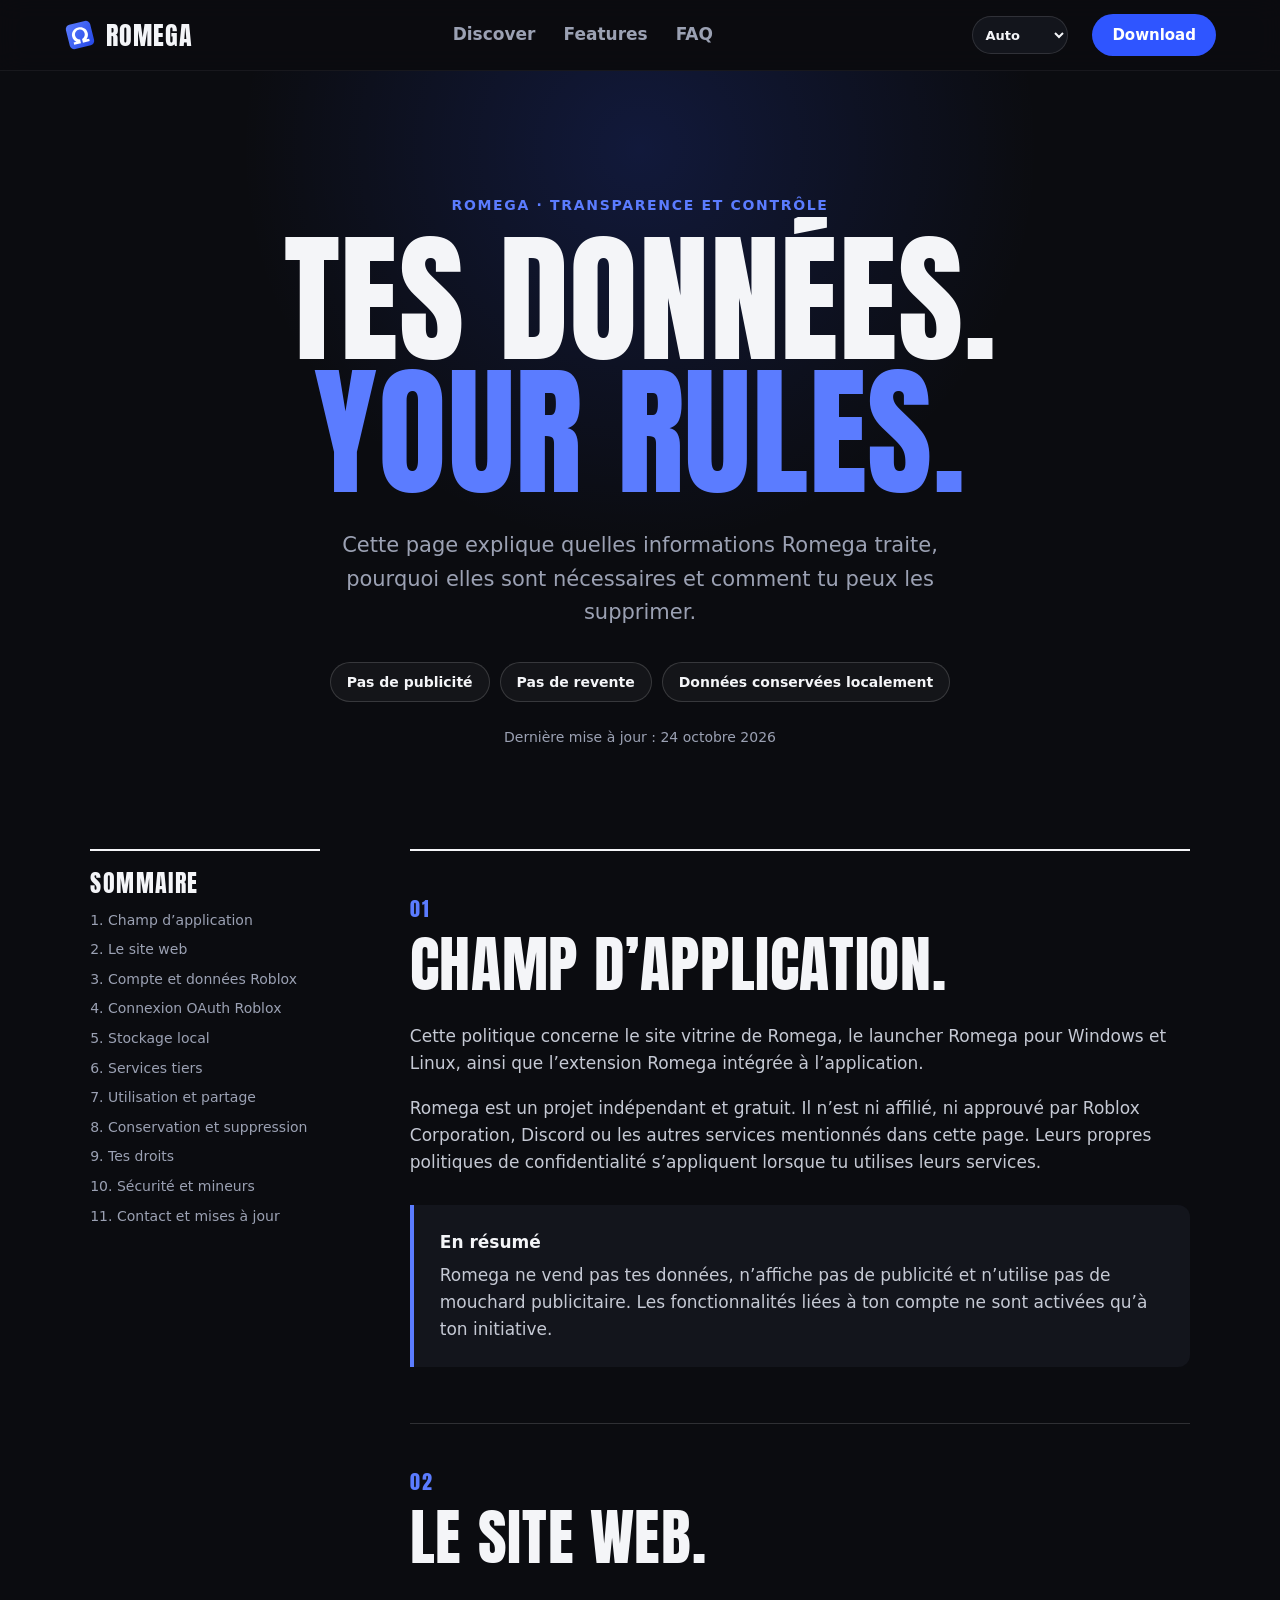
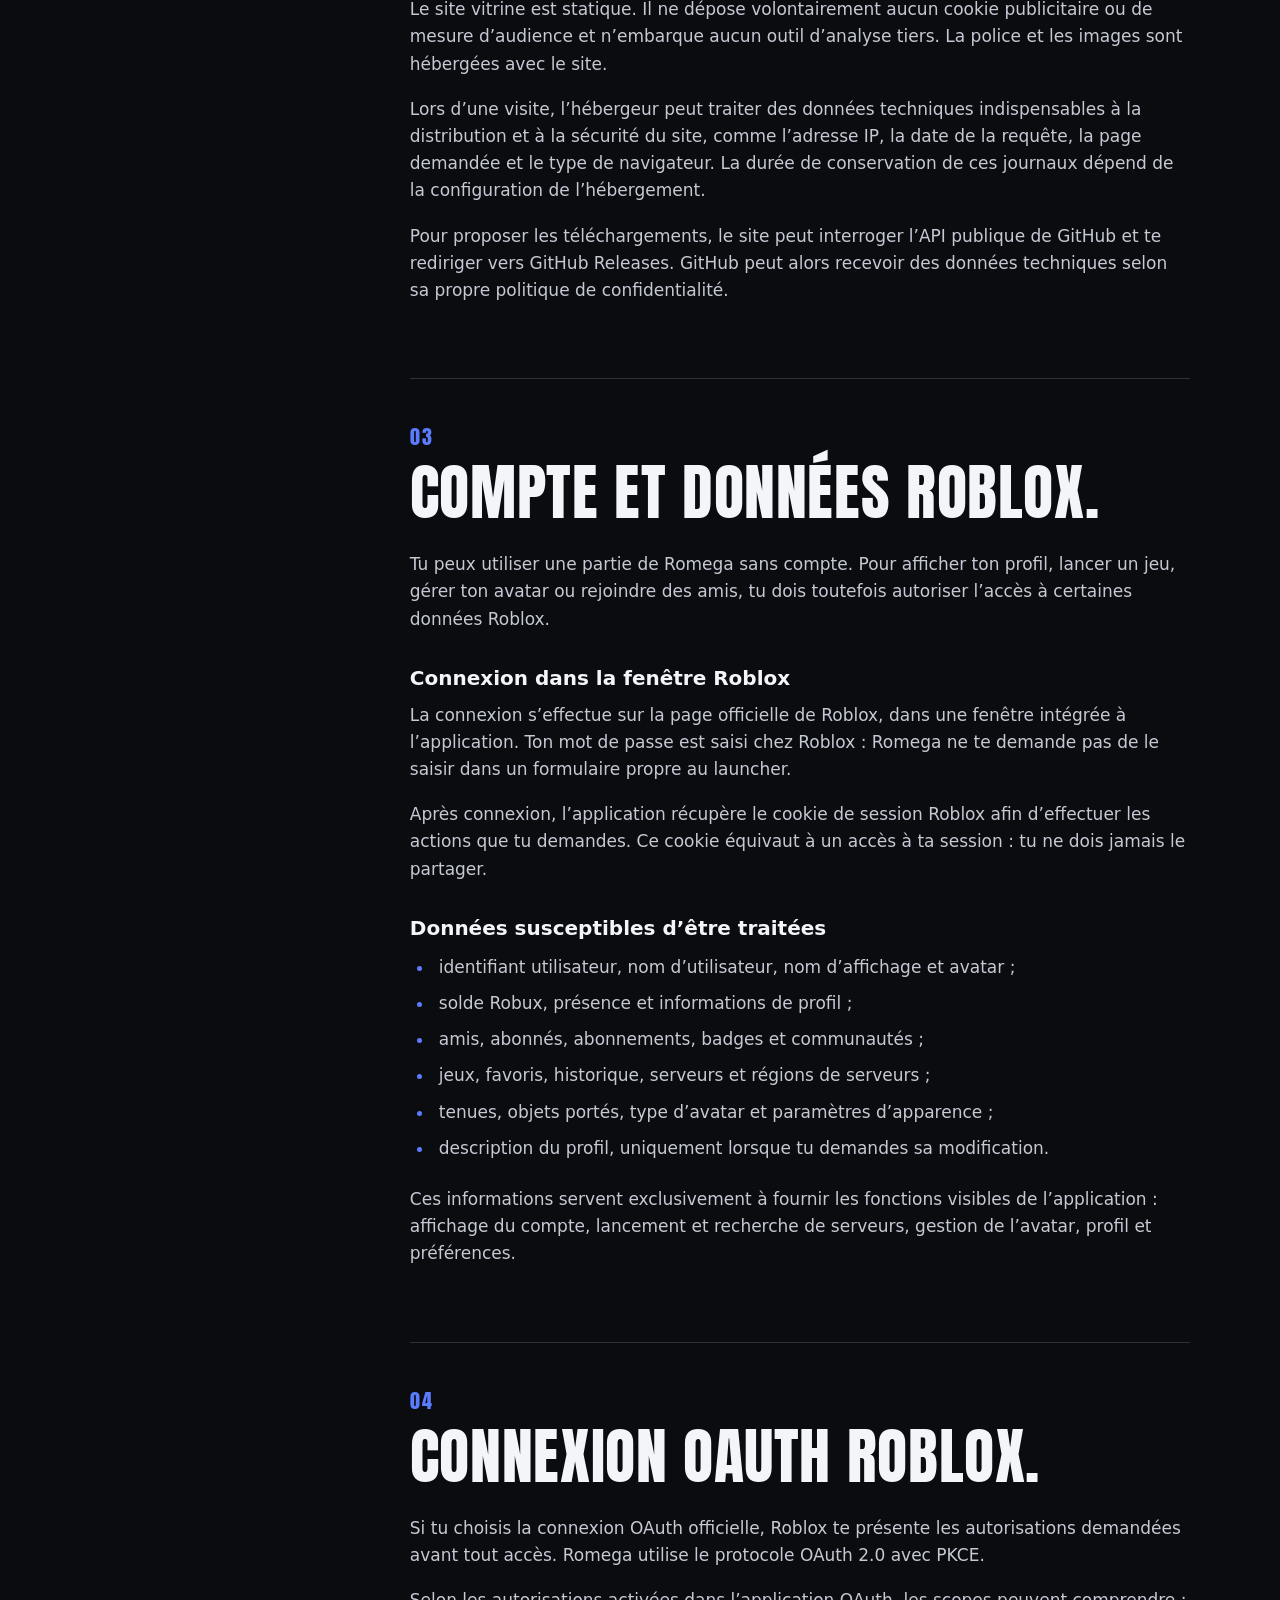
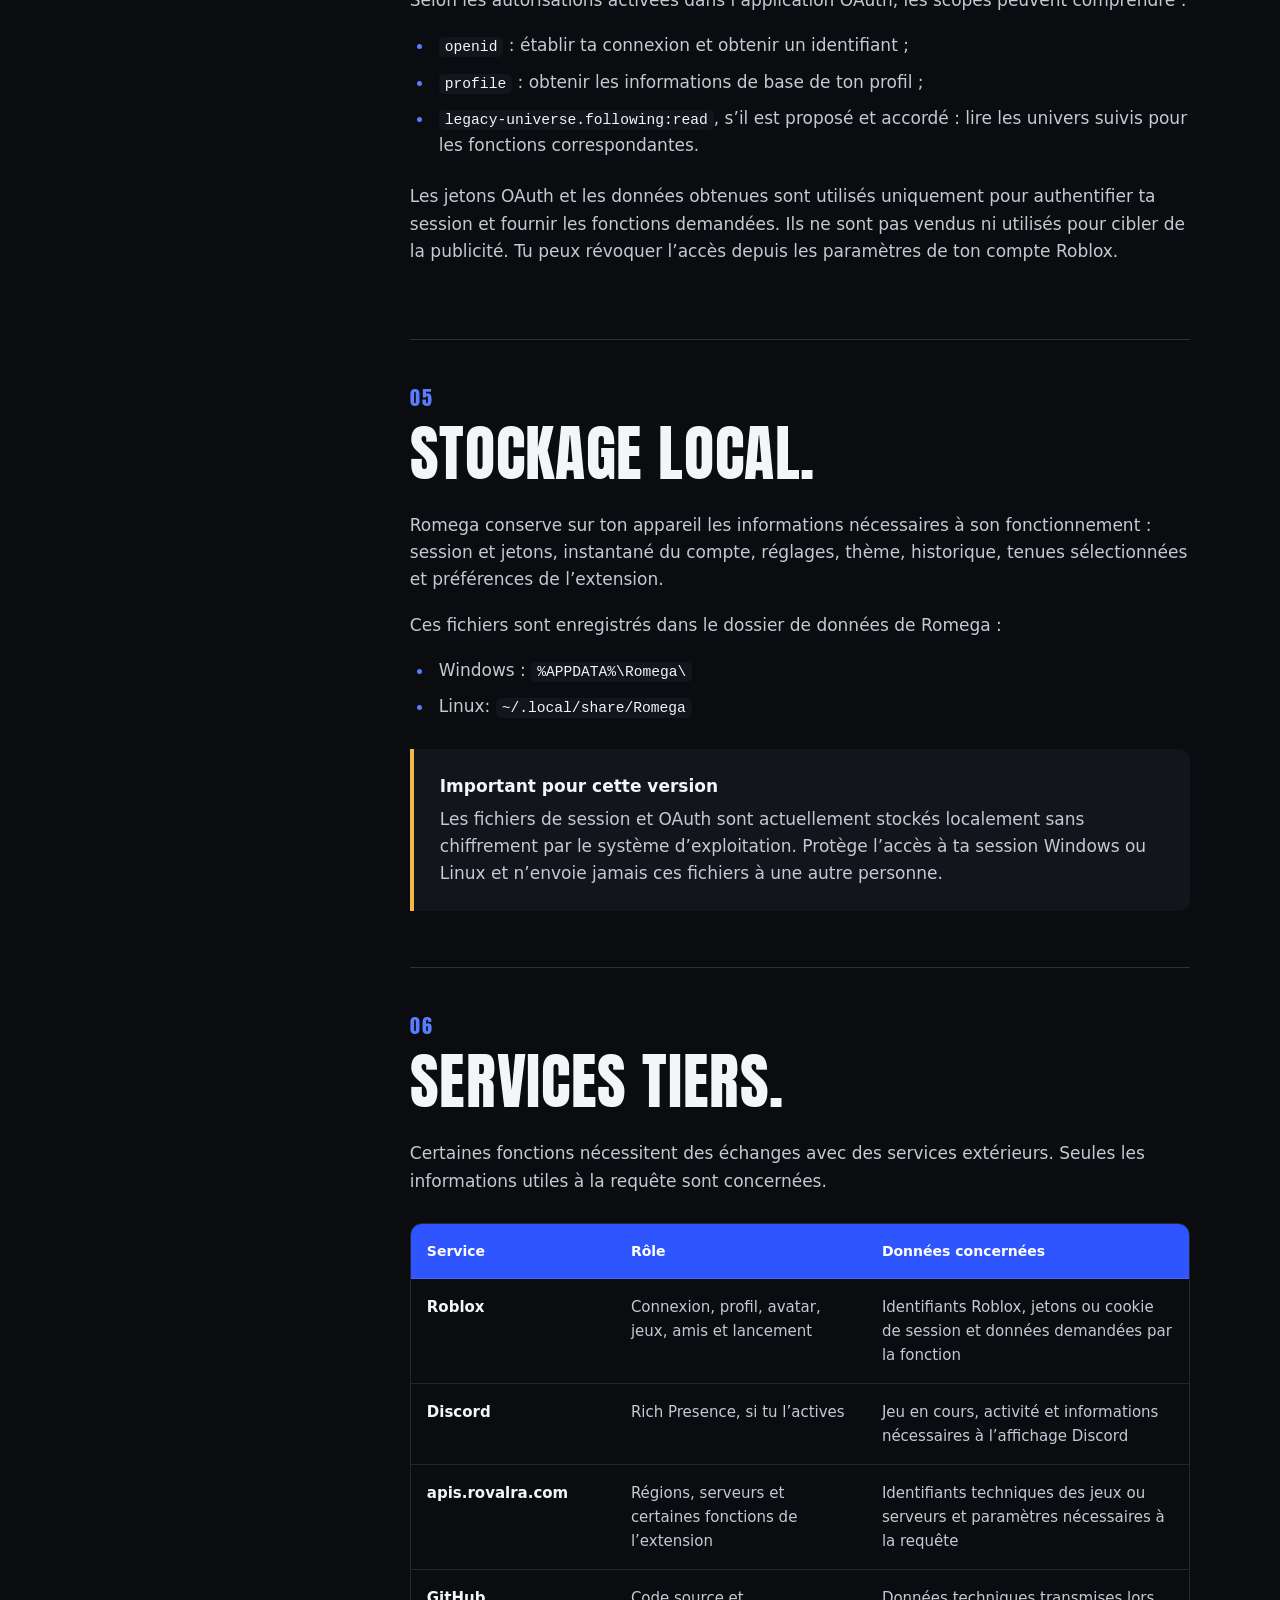
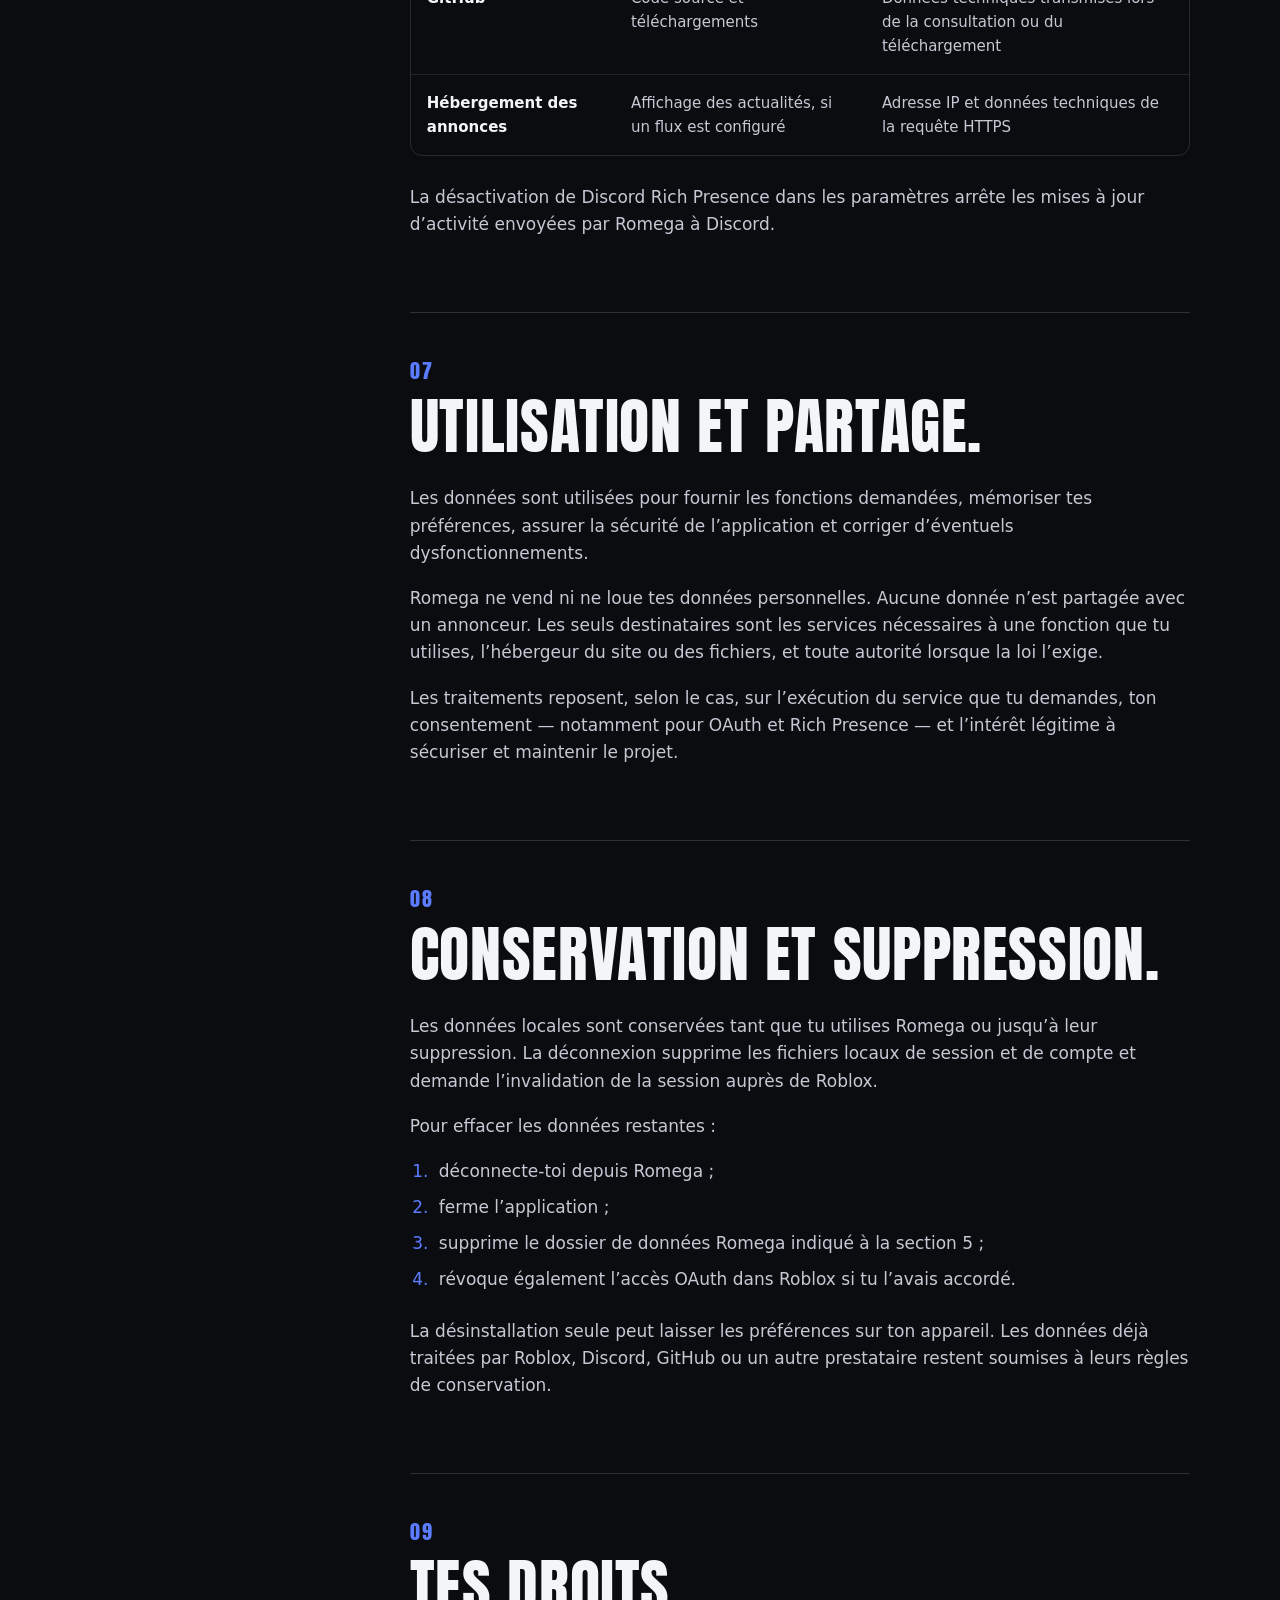
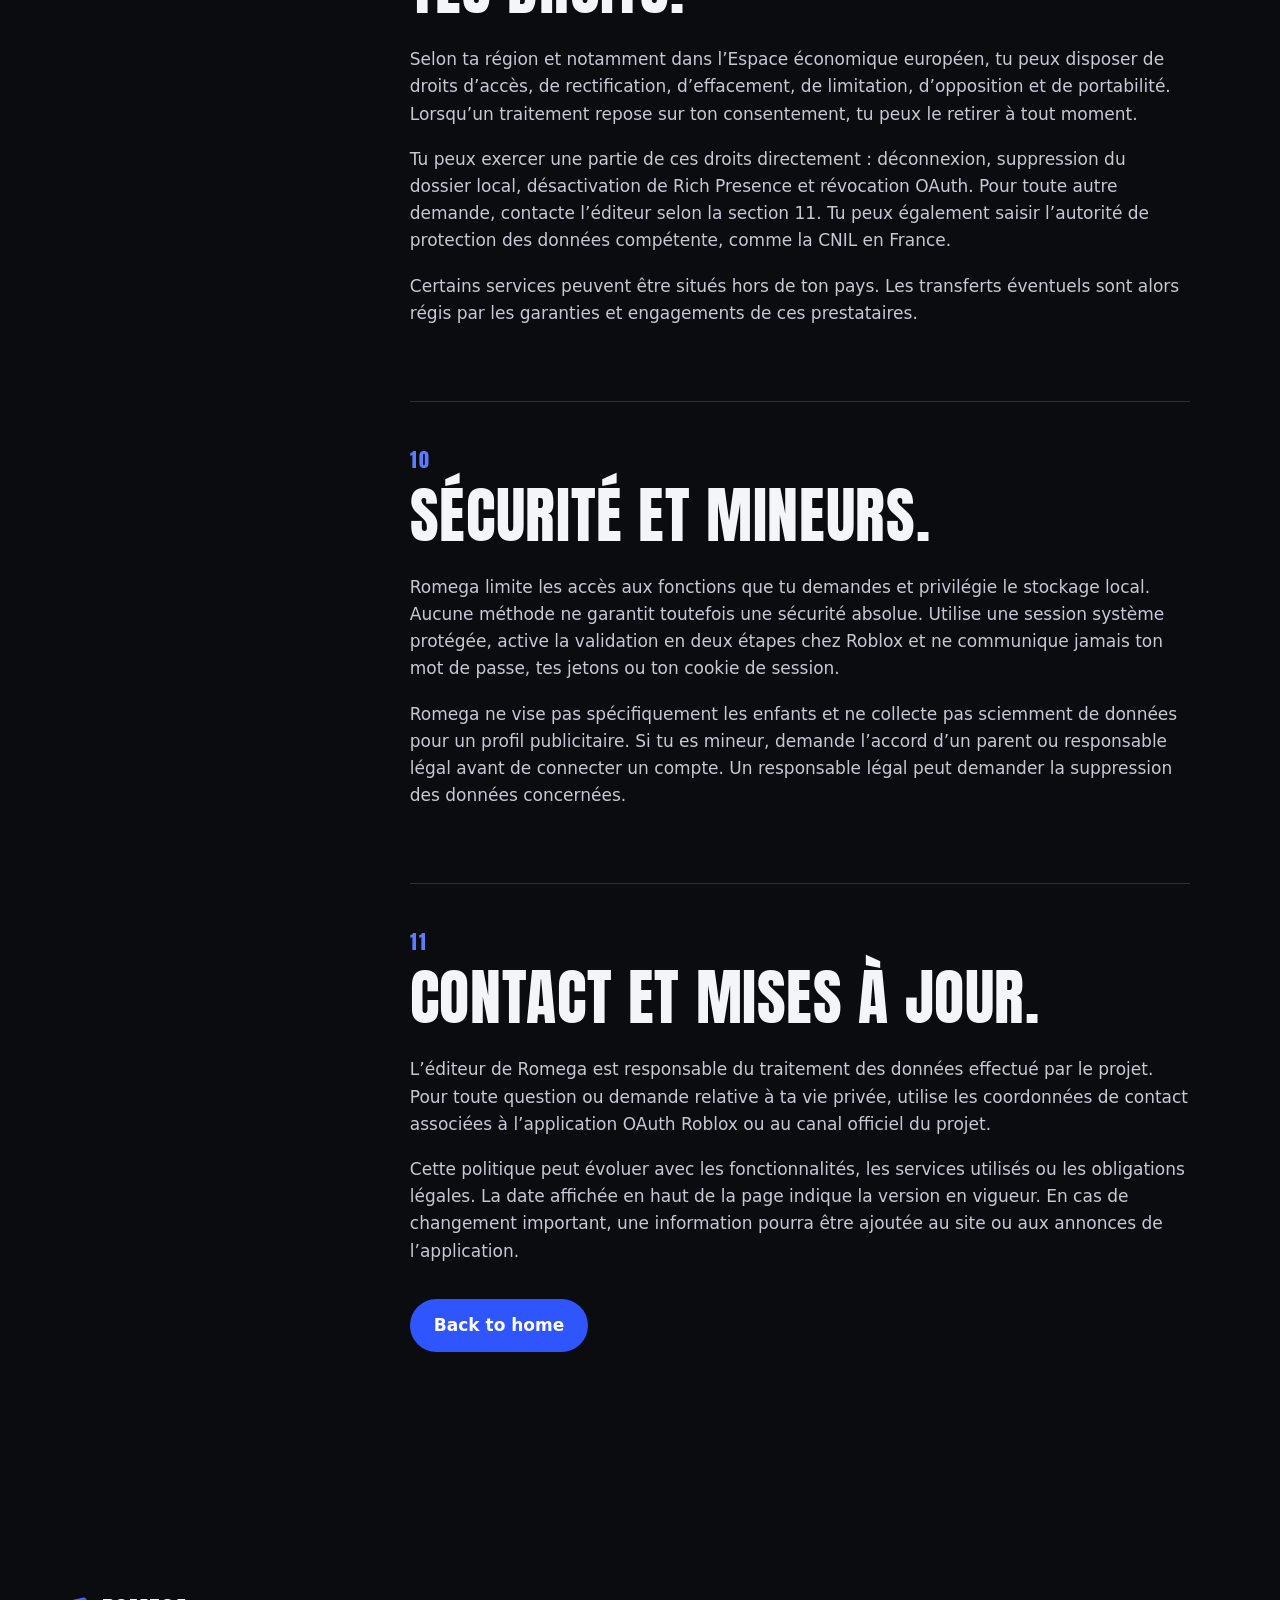
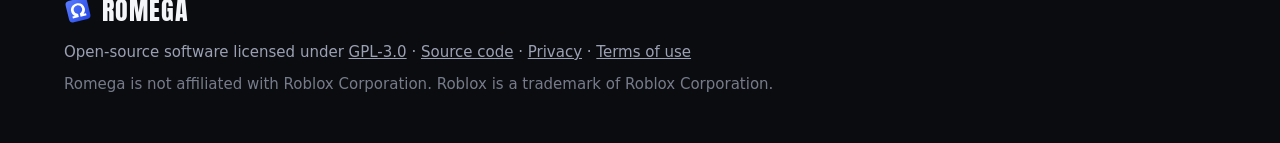
<file: website/confidentialite.html>
<!doctype html>
<html lang="fr">
<head>
  <meta charset="utf-8">
  <meta name="viewport" content="width=device-width, initial-scale=1">
  <title>Confidentialité — Romega</title>
  <meta name="description" content="Politique de confidentialité de Romega : données Roblox, OAuth, stockage local, services tiers, conservation et droits des utilisateurs.">
  <meta name="theme-color" content="#0B0C10">
  <meta name="robots" content="index,follow">
  <meta property="og:title" content="Confidentialité — Romega">
  <meta property="og:description" content="Comprends quelles données Romega utilise, où elles sont conservées et comment garder le contrôle.">
  <link rel="canonical" href="https://romega.online/confidentialite">
  <link rel="icon" href="assets/logo.svg" type="image/svg+xml">
  <link rel="icon" href="assets/favicon.png" type="image/png">
  <link rel="preload" href="fonts/anton.woff2" as="font" type="font/woff2" crossorigin>
  <link rel="stylesheet" href="style.css">
</head>
<body>
  <a class="skip" href="#main">Aller au contenu</a>

  <header class="top">
    <a class="brand" href="index.html" aria-label="Romega, accueil">
      <img src="assets/logo.svg" alt="" width="32" height="32">
      <span>ROMEGA</span>
    </a>
    <nav class="nav" aria-label="Navigation principale">
      <a href="index.html#showcase">Découvrir</a>
      <a href="index.html#fonctionnalites">Fonctionnalités</a>
      <a href="index.html#faq">FAQ</a>
    </nav>
    <a class="btn btn-sm" data-dl="windows" href="index.html#telecharger">Télécharger</a>
  </header>

  <main id="main" class="legal-main">
    <section class="legal-hero">
      <p class="kicker reveal">Romega · Transparence et contrôle</p>
      <h1 class="hero-title legal-title" aria-label="Tes données. Tes règles.">
        <span class="line"><span>TES DONNÉES.</span></span>
        <span class="line"><span class="accent">TES RÈGLES.</span></span>
      </h1>
      <p class="lead reveal">Cette page explique quelles informations Romega traite, pourquoi elles sont nécessaires et comment tu peux les supprimer.</p>
      <div class="legal-badges reveal" aria-label="Principes essentiels">
        <span>Pas de publicité</span>
        <span>Pas de revente</span>
        <span>Données conservées localement</span>
      </div>
      <p class="legal-updated reveal">Dernière mise à jour : <time datetime="2026-10-24">24 octobre 2026</time></p>
    </section>

    <div class="legal-layout">
      <aside class="legal-toc" aria-label="Sommaire de la politique de confidentialité">
        <p class="legal-toc-title">SOMMAIRE</p>
        <nav>
          <a href="#champ">1. Champ d’application</a>
          <a href="#site">2. Le site web</a>
          <a href="#compte">3. Compte et données Roblox</a>
          <a href="#oauth">4. Connexion OAuth Roblox</a>
          <a href="#stockage">5. Stockage local</a>
          <a href="#tiers">6. Services tiers</a>
          <a href="#utilisation">7. Utilisation et partage</a>
          <a href="#conservation">8. Conservation et suppression</a>
          <a href="#droits">9. Tes droits</a>
          <a href="#securite">10. Sécurité et mineurs</a>
          <a href="#contact">11. Contact et mises à jour</a>
        </nav>
      </aside>

      <article class="legal-content">
        <section id="champ" class="legal-section reveal">
          <span class="num">01</span>
          <h2>CHAMP D’APPLICATION.</h2>
          <p>Cette politique concerne le site vitrine de Romega, le launcher Romega pour Windows et Linux, ainsi que l’extension Romega intégrée à l’application.</p>
          <p>Romega est un projet indépendant et gratuit. Il n’est ni affilié, ni approuvé par Roblox Corporation, Discord ou les autres services mentionnés dans cette page. Leurs propres politiques de confidentialité s’appliquent lorsque tu utilises leurs services.</p>
          <div class="legal-callout">
            <strong>En résumé</strong>
            <p>Romega ne vend pas tes données, n’affiche pas de publicité et n’utilise pas de mouchard publicitaire. Les fonctionnalités liées à ton compte ne sont activées qu’à ton initiative.</p>
          </div>
        </section>

        <section id="site" class="legal-section reveal">
          <span class="num">02</span>
          <h2>LE SITE WEB.</h2>
          <p>Le site vitrine est statique. Il ne dépose volontairement aucun cookie publicitaire ou de mesure d’audience et n’embarque aucun outil d’analyse tiers. La police et les images sont hébergées avec le site.</p>
          <p>Lors d’une visite, l’hébergeur peut traiter des données techniques indispensables à la distribution et à la sécurité du site, comme l’adresse IP, la date de la requête, la page demandée et le type de navigateur. La durée de conservation de ces journaux dépend de la configuration de l’hébergement.</p>
          <p>Pour proposer les téléchargements, le site peut interroger l’API publique de GitHub et te rediriger vers GitHub Releases. GitHub peut alors recevoir des données techniques selon sa propre politique de confidentialité.</p>
        </section>

        <section id="compte" class="legal-section reveal">
          <span class="num">03</span>
          <h2>COMPTE ET DONNÉES ROBLOX.</h2>
          <p>Tu peux utiliser une partie de Romega sans compte. Pour afficher ton profil, lancer un jeu, gérer ton avatar ou rejoindre des amis, tu dois toutefois autoriser l’accès à certaines données Roblox.</p>
          <h3>Connexion dans la fenêtre Roblox</h3>
          <p>La connexion s’effectue sur la page officielle de Roblox, dans une fenêtre intégrée à l’application. Ton mot de passe est saisi chez Roblox : Romega ne te demande pas de le saisir dans un formulaire propre au launcher.</p>
          <p>Après connexion, l’application récupère le cookie de session Roblox afin d’effectuer les actions que tu demandes. Ce cookie équivaut à un accès à ta session : tu ne dois jamais le partager.</p>
          <h3>Données susceptibles d’être traitées</h3>
          <ul>
            <li>identifiant utilisateur, nom d’utilisateur, nom d’affichage et avatar ;</li>
            <li>solde Robux, présence et informations de profil ;</li>
            <li>amis, abonnés, abonnements, badges et communautés ;</li>
            <li>jeux, favoris, historique, serveurs et régions de serveurs ;</li>
            <li>tenues, objets portés, type d’avatar et paramètres d’apparence ;</li>
            <li>description du profil, uniquement lorsque tu demandes sa modification.</li>
          </ul>
          <p>Ces informations servent exclusivement à fournir les fonctions visibles de l’application : affichage du compte, lancement et recherche de serveurs, gestion de l’avatar, profil et préférences.</p>
        </section>

        <section id="oauth" class="legal-section reveal">
          <span class="num">04</span>
          <h2>CONNEXION OAUTH ROBLOX.</h2>
          <p>Si tu choisis la connexion OAuth officielle, Roblox te présente les autorisations demandées avant tout accès. Romega utilise le protocole OAuth 2.0 avec PKCE.</p>
          <p>Selon les autorisations activées dans l’application OAuth, les scopes peuvent comprendre :</p>
          <ul>
            <li><code>openid</code> : établir ta connexion et obtenir un identifiant ;</li>
            <li><code>profile</code> : obtenir les informations de base de ton profil ;</li>
            <li><code>legacy-universe.following:read</code>, s’il est proposé et accordé : lire les univers suivis pour les fonctions correspondantes.</li>
          </ul>
          <p>Les jetons OAuth et les données obtenues sont utilisés uniquement pour authentifier ta session et fournir les fonctions demandées. Ils ne sont pas vendus ni utilisés pour cibler de la publicité. Tu peux révoquer l’accès depuis les paramètres de ton compte Roblox.</p>
        </section>

        <section id="stockage" class="legal-section reveal">
          <span class="num">05</span>
          <h2>STOCKAGE LOCAL.</h2>
          <p>Romega conserve sur ton appareil les informations nécessaires à son fonctionnement : session et jetons, instantané du compte, réglages, thème, historique, tenues sélectionnées et préférences de l’extension.</p>
          <p>Ces fichiers sont enregistrés dans le dossier de données de Romega :</p>
          <ul>
            <li>Windows : <code>%APPDATA%\Romega\</code></li>
            <li>Linux : <code>~/.local/share/Romega</code></li>
          </ul>
          <div class="legal-callout legal-warning">
            <strong>Important pour cette version</strong>
            <p>Les fichiers de session et OAuth sont actuellement stockés localement sans chiffrement par le système d’exploitation. Protège l’accès à ta session Windows ou Linux et n’envoie jamais ces fichiers à une autre personne.</p>
          </div>
        </section>

        <section id="tiers" class="legal-section reveal">
          <span class="num">06</span>
          <h2>SERVICES TIERS.</h2>
          <p>Certaines fonctions nécessitent des échanges avec des services extérieurs. Seules les informations utiles à la requête sont concernées.</p>
          <div class="legal-table-wrap">
            <table class="legal-table">
              <thead><tr><th>Service</th><th>Rôle</th><th>Données concernées</th></tr></thead>
              <tbody>
                <tr><td>Roblox</td><td>Connexion, profil, avatar, jeux, amis et lancement</td><td>Identifiants Roblox, jetons ou cookie de session et données demandées par la fonction</td></tr>
                <tr><td>Discord</td><td>Rich Presence, si tu l’actives</td><td>Jeu en cours, activité et informations nécessaires à l’affichage Discord</td></tr>
                <tr><td>apis.rovalra.com</td><td>Régions, serveurs et certaines fonctions de l’extension</td><td>Identifiants techniques des jeux ou serveurs et paramètres nécessaires à la requête</td></tr>
                <tr><td>GitHub</td><td>Code source et téléchargements</td><td>Données techniques transmises lors de la consultation ou du téléchargement</td></tr>
                <tr><td>Hébergement des annonces</td><td>Affichage des actualités, si un flux est configuré</td><td>Adresse IP et données techniques de la requête HTTPS</td></tr>
              </tbody>
            </table>
          </div>
          <p>La désactivation de Discord Rich Presence dans les paramètres arrête les mises à jour d’activité envoyées par Romega à Discord.</p>
        </section>

        <section id="utilisation" class="legal-section reveal">
          <span class="num">07</span>
          <h2>UTILISATION ET PARTAGE.</h2>
          <p>Les données sont utilisées pour fournir les fonctions demandées, mémoriser tes préférences, assurer la sécurité de l’application et corriger d’éventuels dysfonctionnements.</p>
          <p>Romega ne vend ni ne loue tes données personnelles. Aucune donnée n’est partagée avec un annonceur. Les seuls destinataires sont les services nécessaires à une fonction que tu utilises, l’hébergeur du site ou des fichiers, et toute autorité lorsque la loi l’exige.</p>
          <p>Les traitements reposent, selon le cas, sur l’exécution du service que tu demandes, ton consentement — notamment pour OAuth et Rich Presence — et l’intérêt légitime à sécuriser et maintenir le projet.</p>
        </section>

        <section id="conservation" class="legal-section reveal">
          <span class="num">08</span>
          <h2>CONSERVATION ET SUPPRESSION.</h2>
          <p>Les données locales sont conservées tant que tu utilises Romega ou jusqu’à leur suppression. La déconnexion supprime les fichiers locaux de session et de compte et demande l’invalidation de la session auprès de Roblox.</p>
          <p>Pour effacer les données restantes :</p>
          <ol>
            <li>déconnecte-toi depuis Romega ;</li>
            <li>ferme l’application ;</li>
            <li>supprime le dossier de données Romega indiqué à la section 5 ;</li>
            <li>révoque également l’accès OAuth dans Roblox si tu l’avais accordé.</li>
          </ol>
          <p>La désinstallation seule peut laisser les préférences sur ton appareil. Les données déjà traitées par Roblox, Discord, GitHub ou un autre prestataire restent soumises à leurs règles de conservation.</p>
        </section>

        <section id="droits" class="legal-section reveal">
          <span class="num">09</span>
          <h2>TES DROITS.</h2>
          <p>Selon ta région et notamment dans l’Espace économique européen, tu peux disposer de droits d’accès, de rectification, d’effacement, de limitation, d’opposition et de portabilité. Lorsqu’un traitement repose sur ton consentement, tu peux le retirer à tout moment.</p>
          <p>Tu peux exercer une partie de ces droits directement : déconnexion, suppression du dossier local, désactivation de Rich Presence et révocation OAuth. Pour toute autre demande, contacte l’éditeur selon la section 11. Tu peux également saisir l’autorité de protection des données compétente, comme la CNIL en France.</p>
          <p>Certains services peuvent être situés hors de ton pays. Les transferts éventuels sont alors régis par les garanties et engagements de ces prestataires.</p>
        </section>

        <section id="securite" class="legal-section reveal">
          <span class="num">10</span>
          <h2>SÉCURITÉ ET MINEURS.</h2>
          <p>Romega limite les accès aux fonctions que tu demandes et privilégie le stockage local. Aucune méthode ne garantit toutefois une sécurité absolue. Utilise une session système protégée, active la validation en deux étapes chez Roblox et ne communique jamais ton mot de passe, tes jetons ou ton cookie de session.</p>
          <p>Romega ne vise pas spécifiquement les enfants et ne collecte pas sciemment de données pour un profil publicitaire. Si tu es mineur, demande l’accord d’un parent ou responsable légal avant de connecter un compte. Un responsable légal peut demander la suppression des données concernées.</p>
        </section>

        <section id="contact" class="legal-section reveal">
          <span class="num">11</span>
          <h2>CONTACT ET MISES À JOUR.</h2>
          <p>L’éditeur de Romega est responsable du traitement des données effectué par le projet. Pour toute question ou demande relative à ta vie privée, utilise les coordonnées de contact associées à l’application OAuth Roblox ou au canal officiel du projet.</p>
          <p>Cette politique peut évoluer avec les fonctionnalités, les services utilisés ou les obligations légales. La date affichée en haut de la page indique la version en vigueur. En cas de changement important, une information pourra être ajoutée au site ou aux annonces de l’application.</p>
          <a class="btn legal-back" href="index.html">Retour à l’accueil</a>
        </section>
      </article>
    </div>
  </main>

  <footer class="foot">
    <a class="brand" href="index.html" aria-label="Romega, accueil">
      <img src="assets/logo.svg" alt="" width="28" height="28">
      <span>ROMEGA</span>
    </a>
    <p>Logiciel libre sous licence <a href="https://www.gnu.org/licenses/gpl-3.0.fr.html">GPL-3.0</a> · <a data-dl="source" href="#">Code source</a> · <a href="confidentialite" aria-current="page">Confidentialité</a> · <a href="conditions-utilisation">Conditions d’utilisation</a></p>
    <p class="muted">Romega n’est pas affilié à Roblox Corporation. Roblox est une marque de Roblox Corporation.</p>
  </footer>

  <script src="main.js"></script>
</body>
</html>
</file>
<file: website/style.css>
@font-face {
  font-family: "Anton";
  src: url("fonts/anton.woff2") format("woff2");
  font-display: swap;
}

:root {
  --bg: #0B0C10;
  --bg-2: #13151C;
  --ink: #F4F5F8;
  --muted: #9BA1B3;
  --blue: #2F55FF;
  --blue-2: #5B7CFF;
  --paper: #F1EEE6;
  --display: "Anton", "Impact", "Arial Narrow Bold", sans-serif;
  --body: system-ui, -apple-system, "Segoe UI", Roboto, sans-serif;
  --gutter: clamp(16px, 5vw, 64px);
  --ease: cubic-bezier(.2, .8, .2, 1);
}

* { box-sizing: border-box; }
html { scroll-behavior: smooth; scroll-padding-top: 80px; }
body {
  margin: 0;
  background: var(--bg);
  color: var(--ink);
  font: 17px/1.6 var(--body);
  -webkit-font-smoothing: antialiased;
}
/* clip (pas hidden) : coupe le bandeau incliné sans casser le header sticky */
main { overflow-x: clip; }
img { display: block; max-width: 100%; height: auto; }
a { color: inherit; }
h1, h2, h3 { margin: 0; }
.accent { color: var(--blue-2); }

.skip {
  position: absolute; left: -9999px; top: 8px;
  background: var(--ink); color: var(--bg); padding: 8px 14px; z-index: 100;
}
.skip:focus { left: 8px; }
:focus-visible { outline: 3px solid var(--blue-2); outline-offset: 3px; }

/* Header */
.top {
  position: sticky; top: 0; z-index: 50;
  display: flex; align-items: center; gap: 24px;
  padding: 14px var(--gutter);
  background: rgba(11, 12, 16, .82);
  backdrop-filter: blur(12px);
  border-bottom: 1px solid rgba(255, 255, 255, .06);
}
.brand { display: flex; align-items: center; gap: 10px; text-decoration: none; }
.brand span { font: 26px/1 var(--display); letter-spacing: .04em; }
.nav { display: flex; gap: 28px; margin-left: auto; }
.nav a { text-decoration: none; font-weight: 600; color: var(--muted); transition: color .2s; }
.nav a:hover { color: var(--ink); }

/* Buttons */
.btn {
  display: inline-flex; align-items: center; gap: 12px;
  background: var(--blue); color: #fff;
  font-weight: 700; text-decoration: none;
  border-radius: 999px;
  transition: transform .25s var(--ease), background .2s;
}
.btn:hover { background: #2447E6; transform: translateY(-2px); }
.btn svg { width: 22px; height: 22px; fill: currentColor; }
.btn-sm { padding: 9px 20px; font-size: 15px; }
.btn-lg { padding: 18px 32px; font-size: 19px; }
.btn-invert { background: var(--ink); color: var(--bg); }
.btn-invert:hover { background: #fff; }

/* Kinetic lines: each line slides up from behind a mask */
/* padding-top laisse de la place aux accents (È, Ê) sous le masque */
.line { display: block; overflow: hidden; padding: .14em 0 .04em; margin-top: -.14em; }
.line > span { display: inline-block; transform: translateY(105%); transition: transform 1s var(--ease); }
.in .line > span, .hero-title.in .line > span { transform: none; }
.line:nth-child(2) > span { transition-delay: .12s; }

.reveal { opacity: 0; transform: translateY(32px); transition: opacity .8s var(--ease), transform .8s var(--ease); }
.reveal.in { opacity: 1; transform: none; }

/* Hero */
.hero {
  padding: clamp(48px, 10vh, 120px) var(--gutter) 0;
  text-align: center;
  position: relative;
}
.kicker {
  display: inline-block; margin: 0 0 20px;
  font-weight: 700; font-size: 14px; letter-spacing: .12em; text-transform: uppercase;
  color: var(--blue-2);
}
.hero-title {
  font: clamp(64px, 15vw, 220px)/.9 var(--display);
  letter-spacing: .005em;
}
.lead { max-width: 620px; margin: 28px auto 0; font-size: clamp(17px, 2vw, 21px); color: var(--muted); }
.cta { display: flex; flex-direction: column; align-items: center; gap: 16px; margin-top: 36px; }
.alt-dl { display: flex; gap: 14px; color: var(--muted); font-size: 15px; }
.alt-dl a { font-weight: 700; color: var(--ink); }
.hero-shot {
  margin: 64px auto 0; max-width: 880px;
  position: relative;
}
.hero-shot::before {
  content: ""; position: absolute; inset: 12% -6% -6% -6%;
  background: var(--blue); border-radius: 28px; z-index: -1;
  transform: rotate(-3deg);
}
.hero-shot img { border-radius: 18px; box-shadow: 0 30px 80px rgba(0, 0, 0, .5); }
.hero-shot.reveal { transform: translateY(80px); transition-duration: 1.2s; }
.hero-shot.reveal.in { transform: none; }

/* Marquees */
.marquee { overflow: hidden; white-space: nowrap; padding: 18px 0; margin-top: 96px; }
.marquee-blue { background: var(--blue); color: #fff; transform: rotate(-2deg) scale(1.05); }
.marquee-light { background: var(--paper); color: var(--bg); margin-top: 0; }
.track { display: inline-flex; animation: scroll 40s linear infinite; }
.track.reverse { animation-direction: reverse; }
.track span { font: clamp(28px, 4vw, 52px)/1 var(--display); letter-spacing: .02em; }
@keyframes scroll { to { transform: translateX(-50%); } }

/* Showcases */
.showcases { padding: 120px var(--gutter) 140px; display: grid; gap: clamp(96px, 14vw, 180px); }
.show {
  display: grid; grid-template-columns: 1fr 1.15fr; gap: clamp(32px, 6vw, 96px);
  align-items: center; max-width: 1280px; margin: 0 auto; width: 100%;
}
.show.flip .show-text { order: 2; }
.num { display: block; font: 20px/1 var(--display); color: var(--blue-2); margin-bottom: 14px; letter-spacing: .1em; }
.big { font: clamp(52px, 8vw, 120px)/.92 var(--display); }
.show-text p { color: var(--muted); font-size: 19px; max-width: 460px; margin: 24px 0 0; }
.show-img { margin: 0; position: relative; }
.show-img img {
  border-radius: 16px; box-shadow: 0 24px 60px rgba(0, 0, 0, .45);
  opacity: 0; transform: translateX(60px) rotate(2deg);
  transition: opacity 1s var(--ease), transform 1s var(--ease);
}
.show.flip .show-img img { transform: translateX(-60px) rotate(-2deg); }
.show.in .show-img img { opacity: 1; transform: none; }
.show-img::after {
  content: ""; position: absolute; z-index: -1; width: 46%; aspect-ratio: 1;
  right: -4%; bottom: -8%; border-radius: 24px; background: var(--blue);
  transform: scale(.6); opacity: 0; transition: transform 1.1s var(--ease) .15s, opacity .6s;
}
.show.flip .show-img::after { right: auto; left: -4%; background: var(--paper); }
.show.in .show-img::after { transform: none; opacity: 1; }

/* Section titles */
.section-title { font: clamp(48px, 9vw, 130px)/.92 var(--display); margin-bottom: 56px; }

/* Feature list */
.features { padding: 140px var(--gutter); max-width: 1280px; margin: 0 auto; }
.feature-list {
  list-style: none; margin: 0; padding: 0;
  display: grid; grid-template-columns: repeat(auto-fill, minmax(260px, 1fr));
  border-top: 2px solid var(--ink);
}
.feature-list li { padding: 28px 24px 32px 0; border-bottom: 1px solid rgba(255, 255, 255, .12); }
.feature-list h3 { font: 30px/1 var(--display); letter-spacing: .01em; margin-bottom: 10px; }
.feature-list p { margin: 0; color: var(--muted); }
.feature-list li:nth-child(3n+2) { transition-delay: .08s; }
.feature-list li:nth-child(3n) { transition-delay: .16s; }

/* FAQ */
.faq { padding: 0 var(--gutter) 140px; max-width: 1000px; margin: 0 auto; }
.faq-list { border-top: 2px solid var(--ink); }
details { border-bottom: 1px solid rgba(255, 255, 255, .12); }
summary {
  list-style: none; cursor: pointer;
  display: flex; justify-content: space-between; align-items: center; gap: 16px;
  padding: 24px 0; font-size: 21px; font-weight: 700;
}
summary::-webkit-details-marker { display: none; }
summary::after {
  content: "+"; font: 36px/1 var(--display); color: var(--blue-2);
  transition: transform .3s var(--ease);
}
details[open] summary::after { transform: rotate(45deg); }
details p { margin: 0 0 24px; color: var(--muted); max-width: 720px; }

/* Final CTA */
.final {
  background: var(--blue); text-align: center;
  padding: clamp(80px, 14vw, 160px) var(--gutter);
}
.mega { font: clamp(110px, 28vw, 380px)/.85 var(--display); }
.final .accent { color: var(--bg); }
.final .btn { margin-top: 32px; }

/* Footer */
.foot {
  padding: 48px var(--gutter);
  display: grid; gap: 8px; justify-items: start;
  color: var(--muted); font-size: 15px;
}
.foot .brand { color: var(--ink); margin-bottom: 8px; }
.foot p { margin: 0; }
.foot .muted { opacity: .75; }

/* Legal pages */
.legal-hero {
  padding: clamp(64px, 10vw, 120px) var(--gutter) clamp(64px, 8vw, 100px);
  text-align: center;
  background:
    radial-gradient(circle at 50% 10%, rgba(47, 85, 255, .18), transparent 42%),
    var(--bg);
}
.legal-title { font-size: clamp(58px, 11vw, 164px); }
.legal-badges {
  display: flex; flex-wrap: wrap; justify-content: center; gap: 10px;
  margin-top: 32px;
}
.legal-badges span {
  padding: 8px 16px; border: 1px solid rgba(255, 255, 255, .15);
  border-radius: 999px; color: var(--ink); background: rgba(255, 255, 255, .04);
  font-size: 14px; font-weight: 700;
}
.legal-updated { margin: 24px 0 0; color: var(--muted); font-size: 14px; }
.legal-layout {
  display: grid; grid-template-columns: 230px minmax(0, 780px);
  justify-content: center; align-items: start; gap: clamp(40px, 7vw, 100px);
  padding: 0 var(--gutter) 140px;
}
.legal-toc { position: sticky; top: 104px; border-top: 2px solid var(--ink); padding-top: 20px; }
.legal-toc-title { margin: 0 0 16px; font: 24px/1 var(--display); letter-spacing: .06em; }
.legal-toc nav { display: grid; gap: 10px; }
.legal-toc a { color: var(--muted); text-decoration: none; font-size: 14px; line-height: 1.4; transition: color .2s; }
.legal-toc a:hover { color: var(--blue-2); }
.legal-content { min-width: 0; }
.legal-section { padding: 48px 0 56px; border-top: 1px solid rgba(255, 255, 255, .15); scroll-margin-top: 90px; }
.legal-section:first-child { border-top: 2px solid var(--ink); }
.legal-section h2 { font: clamp(36px, 5vw, 62px)/1 var(--display); letter-spacing: .01em; margin-bottom: 28px; }
.legal-section h3 { margin: 32px 0 10px; font-size: 20px; line-height: 1.35; }
.legal-section p, .legal-section li { color: #C5C9D4; }
.legal-section p { margin: 0 0 18px; }
.legal-section ul, .legal-section ol { margin: 12px 0 24px; padding-left: 24px; }
.legal-section li { margin-bottom: 9px; padding-left: 5px; }
.legal-section li::marker { color: var(--blue-2); }
.legal-section code {
  padding: 2px 6px; border-radius: 5px; background: var(--bg-2);
  color: var(--ink); font-size: .86em; overflow-wrap: anywhere;
}
.legal-callout {
  position: relative; margin-top: 28px; padding: 24px 26px;
  background: var(--bg-2); border-left: 4px solid var(--blue-2); border-radius: 0 12px 12px 0;
}
.legal-callout strong { display: block; margin-bottom: 6px; color: var(--ink); }
.legal-callout p { margin: 0; }
.legal-warning { border-left-color: #F2B84B; }
.legal-table-wrap { overflow-x: auto; margin: 28px 0; border: 1px solid rgba(255, 255, 255, .12); border-radius: 12px; }
.legal-table { width: 100%; border-collapse: collapse; min-width: 620px; font-size: 15px; }
.legal-table th, .legal-table td { padding: 16px; text-align: left; vertical-align: top; border-bottom: 1px solid rgba(255, 255, 255, .1); }
.legal-table th { background: var(--blue); color: #fff; font-size: 14px; }
.legal-table td { color: #C5C9D4; }
.legal-table td:first-child { color: var(--ink); font-weight: 700; }
.legal-table tr:last-child td { border-bottom: 0; }
.legal-back { margin-top: 16px; padding: 13px 24px; }

/* Language picker */
.sr-only { position: absolute; width: 1px; height: 1px; padding: 0; margin: -1px; overflow: hidden; clip: rect(0,0,0,0); white-space: nowrap; border: 0; }
.language-picker { display: inline-flex; margin-left: auto; }
.language-picker + .btn { margin-left: 0; }
.language-picker select {
  appearance: auto; min-height: 38px; padding: 0 8px; color: var(--ink); background: var(--bg-2);
  border: 1px solid rgba(255,255,255,.12); border-radius: 999px; font: 600 13px var(--body); cursor: pointer;
}

/* Mobile */
@media (max-width: 820px) {
  .nav { display: none; }
  .top .btn { margin-left: auto; }
  .show { grid-template-columns: 1fr; }
  .show.flip .show-text { order: 0; }
  .show-img::after { width: 40%; }
  .marquee { margin-top: 64px; }
  .showcases, .features { padding-top: 88px; padding-bottom: 96px; }
  .legal-layout { grid-template-columns: minmax(0, 1fr); gap: 48px; padding-bottom: 88px; }
  .legal-toc { position: static; }
  .legal-toc nav { grid-template-columns: repeat(2, minmax(0, 1fr)); }
  .legal-section { padding-top: 40px; }
}

@media (max-width: 480px) {
  .legal-toc nav { grid-template-columns: 1fr; }
  .legal-callout { padding: 20px; }
  .legal-badges { align-items: center; flex-direction: column; }
}

/* Reduced motion: everything visible, nothing moves */
@media (prefers-reduced-motion: reduce) {
  html { scroll-behavior: auto; }
  *, *::before, *::after { transition: none !important; animation: none !important; }
  .reveal, .line > span, .show-img img, .show-img::after { opacity: 1 !important; transform: none !important; }
}
</file>
